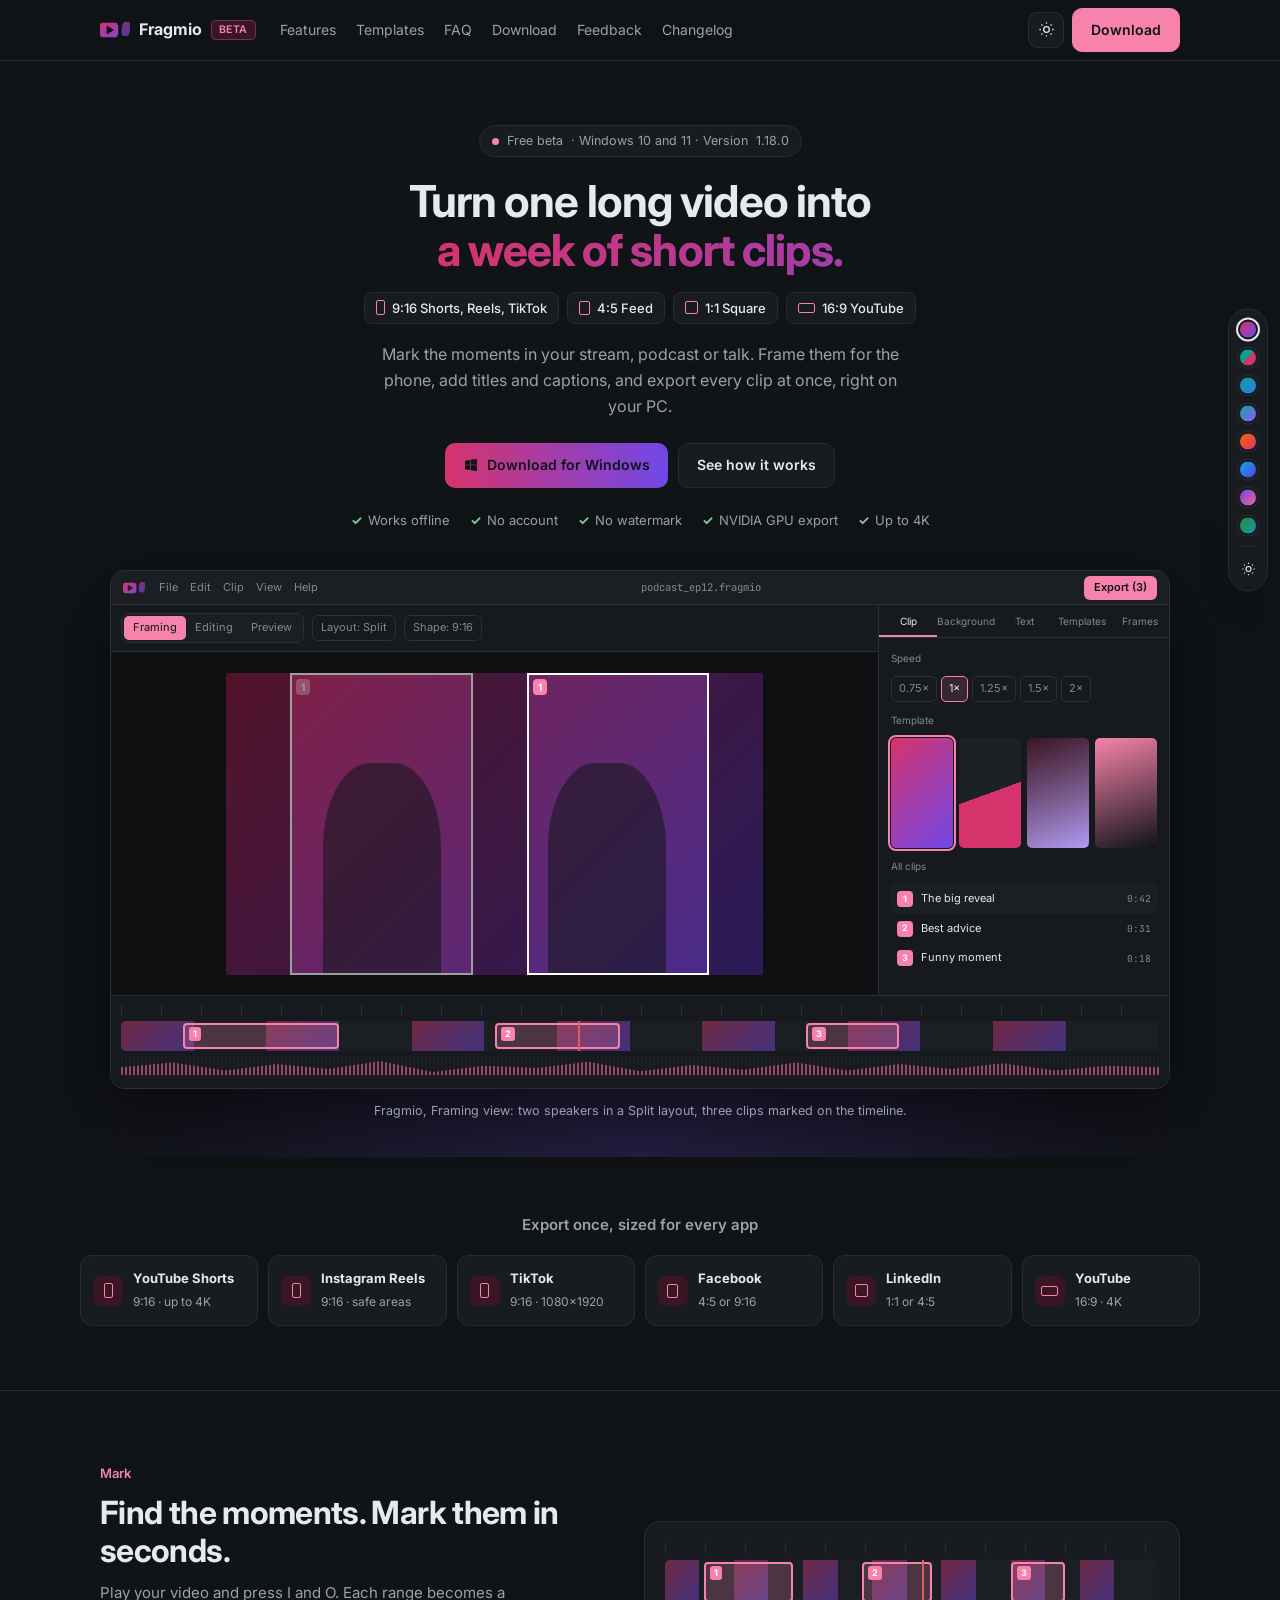
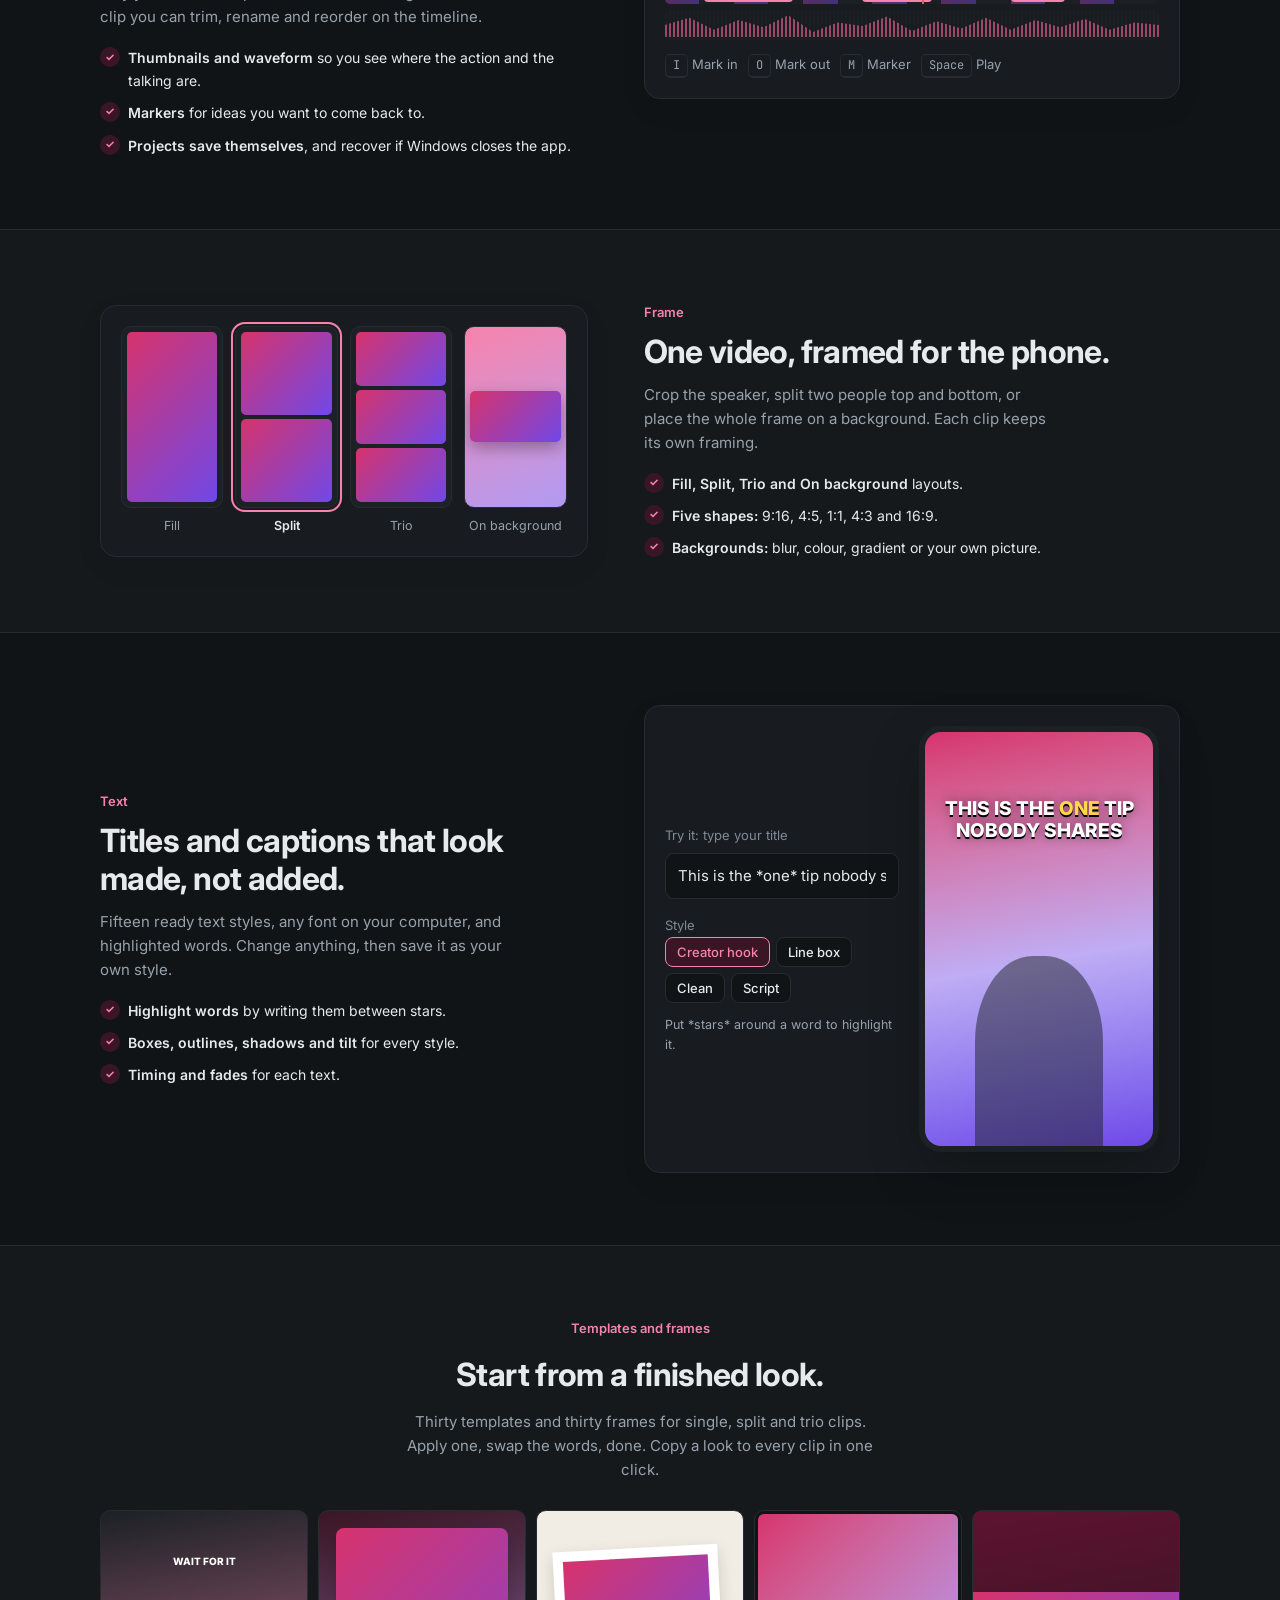
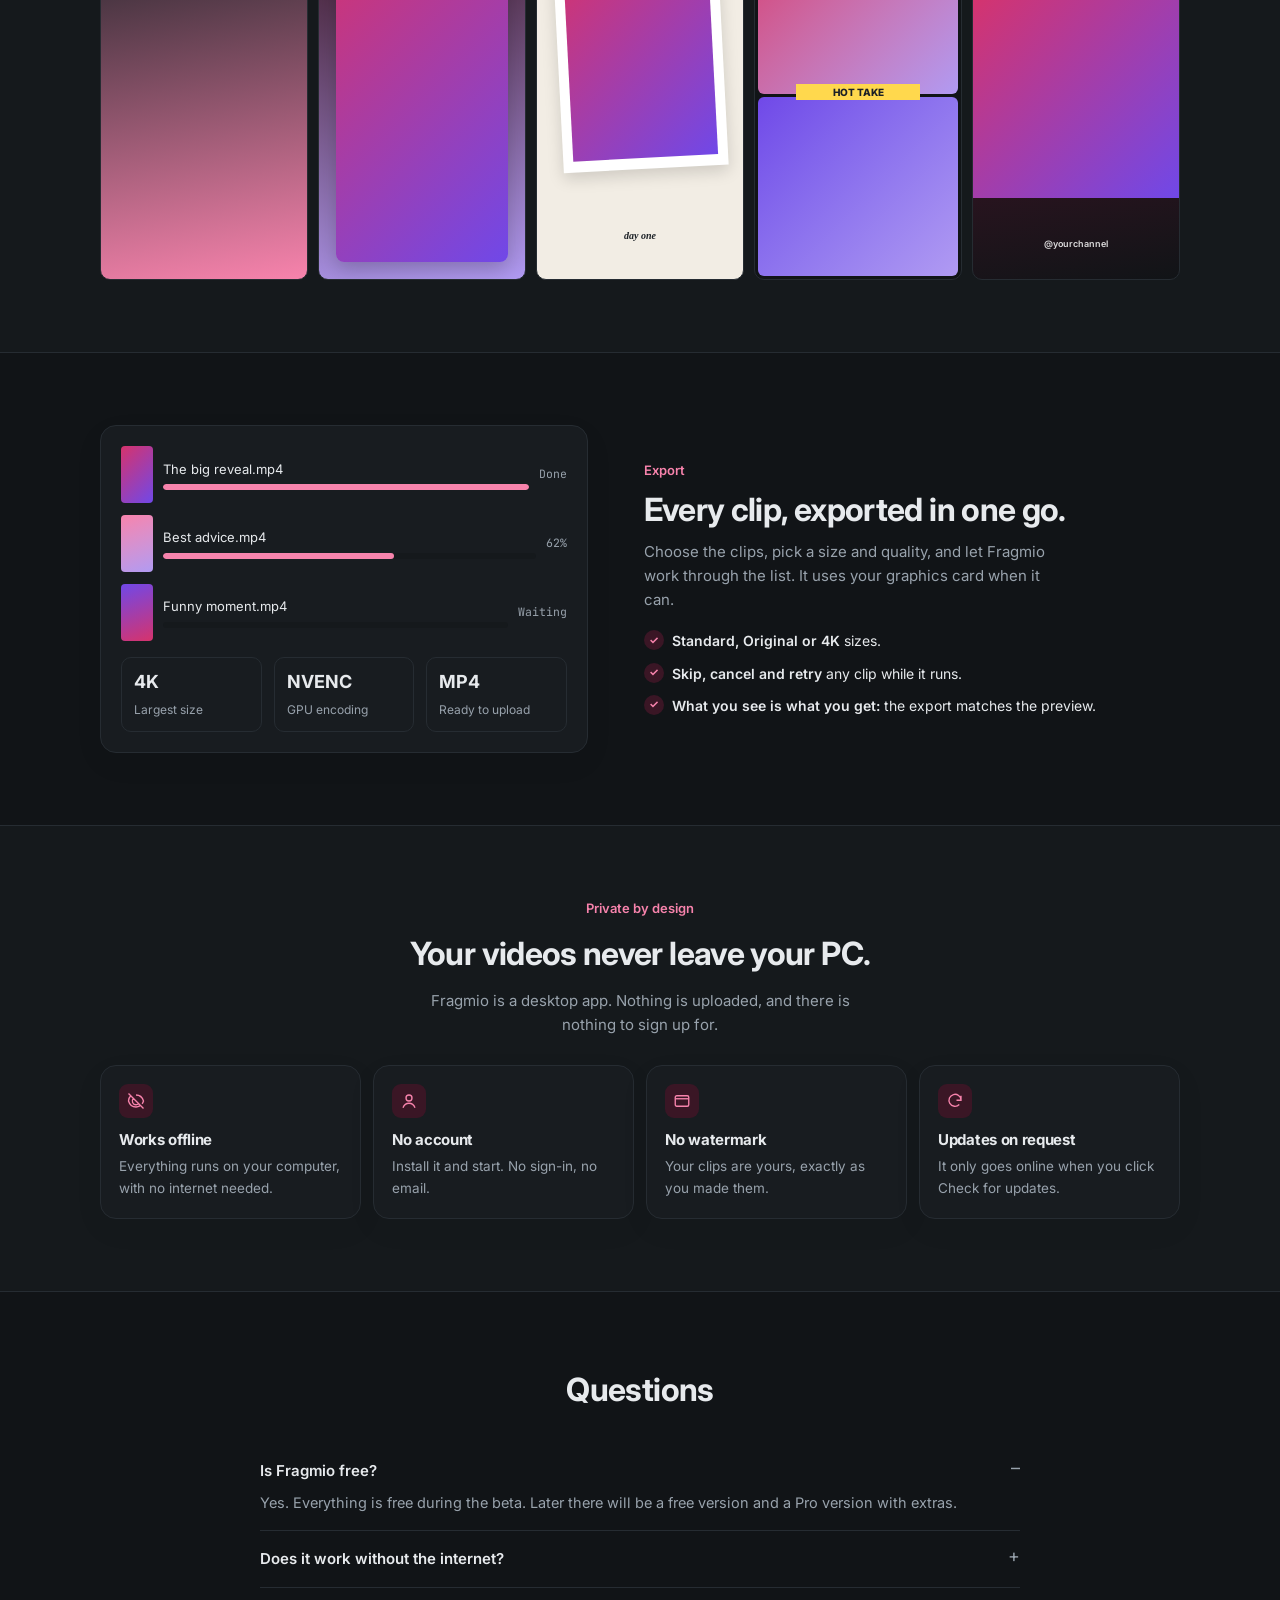
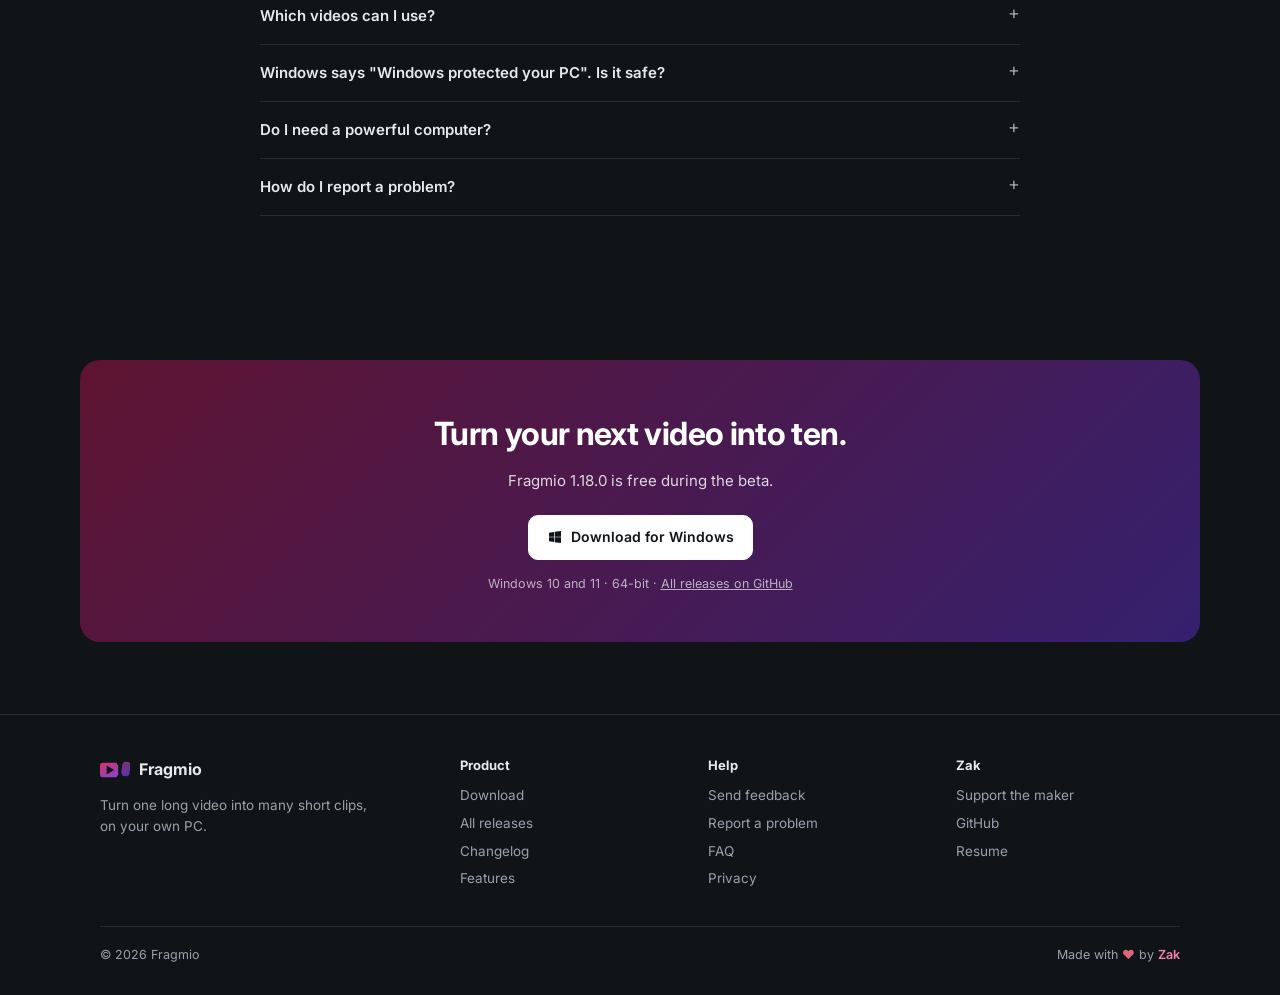
<file: index.html>
<!doctype html>
<html lang="en">
<head>
<meta charset="utf-8">
<meta name="viewport" content="width=device-width, initial-scale=1">
<title>Fragmio: turn one long video into many short clips</title>
<meta name="description" content="Free offline Windows app. Cut one long video into Shorts, Reels and TikTok clips, add text and frames, and export them all at once.">
<meta property="og:title" content="Fragmio: turn one long video into many short clips">
<meta property="og:description" content="Free offline Windows app. Cut one long video into Shorts, Reels and TikTok clips, add text and frames, and export them all at once.">
<link rel="icon" href="/favicon.svg" type="image/svg+xml">
<link rel="apple-touch-icon" href="/apple-touch-icon.png">
<link rel="preconnect" href="https://fonts.googleapis.com"><link rel="preconnect" href="https://fonts.gstatic.com" crossorigin>
<link href="https://fonts.googleapis.com/css2?family=Inter:wght@400;500;600;700&family=JetBrains+Mono:wght@500&display=swap" rel="stylesheet">
<script>(function(){var r=document.documentElement,t,p;try{t=localStorage.getItem('fr-theme');p=localStorage.getItem('fr-palette')}catch(e){}r.dataset.theme=t||'dark';r.dataset.pal=p||'berry'})()</script>
<link rel="stylesheet" href="/styles.css">
</head>
<body>
<header class="nav"><div class="w">
 <a class="logo" href="/"><svg class="lg" width="30" height="30" viewBox="10 22 84 56" aria-hidden="true"><defs><linearGradient id="lg1" x1="0" y1="0" x2="1" y2="1"><stop offset="0" style="stop-color:var(--g1)"/><stop offset="1" style="stop-color:var(--g2)"/></linearGradient><mask id="lm1"><rect width="100" height="100" fill="#fff"/><circle cx="64" cy="30" r="7" fill="#000"/><circle cx="64" cy="70" r="7" fill="#000"/><path d="M30 40V60L47 50Z" fill="#000" stroke="#000" stroke-width="3" stroke-linejoin="round"/></mask><clipPath id="la1"><rect width="61" height="100"/></clipPath><clipPath id="lb1"><rect x="67" width="33" height="100"/></clipPath></defs><g mask="url(#lm1)"><rect x="10" y="30" width="80" height="40" rx="8" fill="url(#lg1)" clip-path="url(#la1)"/></g><g transform="translate(4 -3) rotate(8 78 50)"><g mask="url(#lm1)"><rect x="10" y="30" width="80" height="40" rx="8" fill="url(#lg1)" opacity=".7" clip-path="url(#lb1)"/></g></g></svg>Fragmio <span class="beta" data-channel>BETA</span></a>
 <nav><a href="/#features">Features</a><a href="/#templates">Templates</a><a href="/#faq">FAQ</a><a href="/download">Download</a><a href="/feedback">Feedback</a><a data-releases href="#">Changelog</a></nav>
 <div class="r"><button class="icon-btn" id="theme" aria-label="Switch light or dark"><svg class="i-moon" viewBox="0 0 24 24" fill="none" stroke="currentColor" stroke-width="1.8"><path d="M21 12.8A9 9 0 1 1 11.2 3a7 7 0 0 0 9.8 9.8z"/></svg><svg class="i-sun" viewBox="0 0 24 24" fill="none" stroke="currentColor" stroke-width="1.8"><circle cx="12" cy="12" r="4"/><path d="M12 2v2M12 20v2M4.9 4.9l1.4 1.4M17.7 17.7l1.4 1.4M2 12h2M20 12h2M4.9 19.1l1.4-1.4M17.7 6.3l1.4-1.4"/></svg></button><a class="btn" href="/download">Download</a><button class="icon-btn menu-btn" id="menuBtn" aria-label="Open menu" aria-expanded="false" aria-controls="mnav"><svg viewBox="0 0 24 24" fill="none" stroke="currentColor" stroke-width="1.8" stroke-linecap="round"><path class="l1" d="M4 7h16"/><path class="l2" d="M4 12h16"/><path class="l3" d="M4 17h16"/></svg></button></div>
</div><nav class="mnav" id="mnav" hidden><a href="/#features">Features</a><a href="/#templates">Templates</a><a href="/#faq">FAQ</a><a href="/download">Download</a><a href="/feedback">Feedback</a><a data-releases href="#">Changelog</a><a class="btn" href="/download">Download for Windows</a></nav></header>
<main>
<section class="hero w"><div class="glow"></div>
 <span class="pill"><i></i><span data-channel-label>Free beta</span> · Windows 10 and 11 · Version <span data-version>1.16.3</span></span>
 <h1>Turn one long video into <span><span class="rot" id="rot">a week of short clips.</span></span></h1>
 <div class="ratios"><span><b style="width:9px;height:15px"></b>9:16 Shorts, Reels, TikTok</span><span><b style="width:11px;height:14px"></b>4:5 Feed</span><span><b style="width:13px;height:13px"></b>1:1 Square</span><span><b style="width:17px;height:10px"></b>16:9 YouTube</span></div>
 <p class="sub">Mark the moments in your stream, podcast or talk. Frame them for the phone, add titles and captions, and export every clip at once, right on your PC.</p>
 <div class="cta"><a class="btn" data-download href="/download"><svg viewBox="0 0 24 24" fill="currentColor"><path d="M3 5.5l7.5-1v7H3zm0 13l7.5 1v-7H3zm8.5 1.2L21 21v-8.5h-9.5zm0-15.4v7.2H21V3z"/></svg>Download for Windows</a><a class="btn ghost" href="#features">See how it works</a></div>
 <div class="trust"><span>Works offline</span><span>No account</span><span>No watermark</span><span>NVIDIA GPU export</span><span>Up to 4K</span></div>

 <div class="shot"><div class="win">
  <div class="tb"><svg class="lg" width="30" height="30" viewBox="10 22 84 56" aria-hidden="true"><defs><linearGradient id="lg2" x1="0" y1="0" x2="1" y2="1"><stop offset="0" style="stop-color:var(--g1)"/><stop offset="1" style="stop-color:var(--g2)"/></linearGradient><mask id="lm2"><rect width="100" height="100" fill="#fff"/><circle cx="64" cy="30" r="7" fill="#000"/><circle cx="64" cy="70" r="7" fill="#000"/><path d="M30 40V60L47 50Z" fill="#000" stroke="#000" stroke-width="3" stroke-linejoin="round"/></mask><clipPath id="la2"><rect width="61" height="100"/></clipPath><clipPath id="lb2"><rect x="67" width="33" height="100"/></clipPath></defs><g mask="url(#lm2)"><rect x="10" y="30" width="80" height="40" rx="8" fill="url(#lg2)" clip-path="url(#la2)"/></g><g transform="translate(4 -3) rotate(8 78 50)"><g mask="url(#lm2)"><rect x="10" y="30" width="80" height="40" rx="8" fill="url(#lg2)" opacity=".7" clip-path="url(#lb2)"/></g></g></svg><div class="m"><span>File</span><span>Edit</span><span>Clip</span><span>View</span><span>Help</span></div><span class="t">podcast_ep12.fragmio</span><div class="x"><span class="exp">Export (3)</span></div></div>
  <div class="body">
   <div class="stagewrap">
    <div class="sbar"><div class="seg"><span class="on">Framing</span><span>Editing</span><span>Preview</span></div><span class="sel">Layout: Split</span><span class="sel">Shape: 9:16</span></div>
    <div class="stage"><div class="vid"><div class="p1"></div><div class="p2"></div><div class="box" style="left:12%;width:34%"></div><div class="box" style="left:56%;width:34%"></div></div></div>
   </div>
   <div class="side"><div class="tabs"><span class="on">Clip</span><span>Background</span><span>Text</span><span>Templates</span><span>Frames</span></div>
    <div class="ins"><span class="lab">Speed</span><div class="chips"><span>0.75×</span><span class="on">1×</span><span>1.25×</span><span>1.5×</span><span>2×</span></div>
     <span class="lab">Template</span><div class="thumbs"><i></i><i></i><i></i><i></i></div>
     <span class="lab">All clips</span><div class="list"><div class="it on"><span class="n">1</span>The big reveal<small>0:42</small></div><div class="it"><span class="n">2</span>Best advice<small>0:31</small></div><div class="it"><span class="n">3</span>Funny moment<small>0:18</small></div></div></div></div>
  </div>
  <div class="tl"><div class="ruler"></div><div class="track"><i style="left:0"></i><i style="left:14%"></i><i style="left:28%"></i><i style="left:42%"></i><i style="left:56%"></i><i style="left:70%"></i><i style="left:84%"></i><div class="clip" style="left:6%;width:15%"><b>1</b></div><div class="clip" style="left:36%;width:12%"><b>2</b></div><div class="clip" style="left:66%;width:9%"><b>3</b></div><div class="head"></div></div><div class="wave"></div></div>
 </div><p class="cap">Fragmio, Framing view: two speakers in a Split layout, three clips marked on the timeline.</p></div>
</section>

<section class="reveal plat w"><h2>Export once, sized for every app</h2><div class="pgrid">
 <div class="pc"><span class="r"><b style="width:9px;height:15px"></b></span><div><strong>YouTube Shorts</strong><small>9:16 · up to 4K</small></div></div>
 <div class="pc"><span class="r"><b style="width:9px;height:15px"></b></span><div><strong>Instagram Reels</strong><small>9:16 · safe areas</small></div></div>
 <div class="pc"><span class="r"><b style="width:9px;height:15px"></b></span><div><strong>TikTok</strong><small>9:16 · 1080×1920</small></div></div>
 <div class="pc"><span class="r"><b style="width:11px;height:14px"></b></span><div><strong>Facebook</strong><small>4:5 or 9:16</small></div></div>
 <div class="pc"><span class="r"><b style="width:13px;height:13px"></b></span><div><strong>LinkedIn</strong><small>1:1 or 4:5</small></div></div>
 <div class="pc"><span class="r"><b style="width:17px;height:10px"></b></span><div><strong>YouTube</strong><small>16:9 · 4K</small></div></div>
</div></section>

<section class="reveal feat" id="features" style="margin-top:56px"><div class="w fg">
 <div class="tx"><span class="eyebrow">Mark</span><h2>Find the moments. Mark them in seconds.</h2><p>Play your video and press I and O. Each range becomes a clip you can trim, rename and reorder on the timeline.</p>
  <ul class="points"><li><span><b>Thumbnails and waveform</b> so you see where the action and the talking are.</span></li><li><span><b>Markers</b> for ideas you want to come back to.</span></li><li><span><b>Projects save themselves</b>, and recover if Windows closes the app.</span></li></ul></div>
 <div class="panel markp"><div class="ruler"></div><div class="track" style="margin:6px 0"><i style="left:0"></i><i style="left:14%"></i><i style="left:28%"></i><i style="left:42%"></i><i style="left:56%"></i><i style="left:70%"></i><i style="left:84%"></i><div class="clip" style="left:8%;width:18%"><b>1</b></div><div class="clip" style="left:40%;width:14%"><b>2</b></div><div class="clip" style="left:70%;width:11%"><b>3</b></div><div class="head" style="left:52%"></div></div><div class="wave"></div>
  <div class="keys"><span><span class="kbd">I</span> Mark in</span><span><span class="kbd">O</span> Mark out</span><span><span class="kbd">M</span> Marker</span><span><span class="kbd">Space</span> Play</span></div></div>
</div></section>

<section class="reveal feat alt"><div class="w fg rev">
 <div class="tx"><span class="eyebrow">Frame</span><h2>One video, framed for the phone.</h2><p>Crop the speaker, split two people top and bottom, or place the whole frame on a background. Each clip keeps its own framing.</p>
  <ul class="points"><li><span><b>Fill, Split, Trio and On background</b> layouts.</span></li><li><span><b>Five shapes:</b> 9:16, 4:5, 1:1, 4:3 and 16:9.</span></li><li><span><b>Backgrounds:</b> blur, colour, gradient or your own picture.</span></li></ul></div>
 <div class="panel"><div class="lays">
  <div class="lay"><div class="ph" style="grid-template-rows:1fr"><i></i></div>Fill</div>
  <div class="lay on"><div class="ph" style="grid-template-rows:1fr 1fr"><i></i><i></i></div>Split</div>
  <div class="lay"><div class="ph" style="grid-template-rows:1fr 1fr 1fr"><i></i><i></i><i></i></div>Trio</div>
  <div class="lay"><div class="ph bg"><i></i></div>On background</div></div></div>
</div></section>

<section class="reveal feat" id="text"><div class="w fg">
 <div class="tx"><span class="eyebrow">Text</span><h2>Titles and captions that look made, not added.</h2><p>Fifteen ready text styles, any font on your computer, and highlighted words. Change anything, then save it as your own style.</p>
  <ul class="points"><li><span><b>Highlight words</b> by writing them between stars.</span></li><li><span><b>Boxes, outlines, shadows and tilt</b> for every style.</span></li><li><span><b>Timing and fades</b> for each text.</span></li></ul></div>
 <div class="panel demo"><div class="ctl"><span class="lab muted" style="font-size:13px">Try it: type your title</span><input id="capIn" value="This is the *one* tip nobody shares" maxlength="60"><span class="lab muted" style="font-size:13px">Style</span><div class="styles" id="styles"><button class="on" data-s="hook">Creator hook</button><button data-s="box">Line box</button><button data-s="clean">Clean</button><button data-s="script">Script</button></div><p class="hint">Put *stars* around a word to highlight it.</p></div>
  <div class="phone"><div class="ppl"></div><div class="cap-out hook" id="capOut"></div></div></div>
</div></section>

<section class="reveal feat alt" id="templates"><div class="w">
 <div class="center"><span class="eyebrow">Templates and frames</span><h2>Start from a finished look.</h2><p>Thirty templates and thirty frames for single, split and trio clips. Apply one, swap the words, done. Copy a look to every clip in one click.</p></div>
 <div class="tpls" style="margin-top:28px">
  <div class="tp" style="background:linear-gradient(170deg,#1C2126,var(--a))"><span style="top:12%">WAIT FOR IT</span></div>
  <div class="tp" style="background:linear-gradient(170deg,var(--asoft),color-mix(in srgb,var(--g2) 55%,#fff));padding:8%"><div style="height:100%;border-radius:8px;background:linear-gradient(135deg,var(--g1),var(--g2));box-shadow:0 8px 20px rgba(0,0,0,.2)"></div></div>
  <div class="tp" style="background:#F2EDE4"><div style="position:absolute;inset:10% 10% 30%;background:#fff;padding:5%;transform:rotate(-3deg);box-shadow:0 6px 16px rgba(0,0,0,.15)"><div style="height:100%;background:linear-gradient(135deg,var(--g1),var(--g2))"></div></div><span style="bottom:10%;color:#1C2126;font-family:Georgia,serif;font-style:italic;font-weight:600">day one</span></div>
  <div class="tp" style="background:#111417;display:grid;grid-template-rows:1fr 1fr;gap:3px;padding:3px"><i style="border-radius:6px;background:linear-gradient(135deg,var(--g1),color-mix(in srgb,var(--g2) 55%,#fff))"></i><i style="border-radius:6px;background:linear-gradient(135deg,var(--g2),color-mix(in srgb,var(--g2) 55%,#fff))"></i><span style="top:47%;background:#FFD84D;color:#1C2126;width:auto;left:20%;right:20%;padding:2px">HOT TAKE</span></div>
  <div class="tp" style="background:linear-gradient(170deg,var(--fb1),#111417)"><div style="position:absolute;inset:22% 0;background:linear-gradient(135deg,var(--g1),var(--g2))"></div><span style="bottom:8%;font-size:9px;font-weight:600;opacity:.85">@yourchannel</span></div>
 </div></div></section>

<section class="reveal feat"><div class="w fg rev">
 <div class="tx"><span class="eyebrow">Export</span><h2>Every clip, exported in one go.</h2><p>Choose the clips, pick a size and quality, and let Fragmio work through the list. It uses your graphics card when it can.</p>
  <ul class="points"><li><span><b>Standard, Original or 4K</b> sizes.</span></li><li><span><b>Skip, cancel and retry</b> any clip while it runs.</span></li><li><span><b>What you see is what you get:</b> the export matches the preview.</span></li></ul></div>
 <div class="panel"><div class="exp-rows" id="exprows">
  <div class="er"><span class="th"></span><div>The big reveal.mp4<div class="bar"><b style="width:100%"></b></div></div><small>Done</small></div>
  <div class="er"><span class="th" style="background:linear-gradient(160deg,var(--a),color-mix(in srgb,var(--g2) 55%,#fff))"></span><div>Best advice.mp4<div class="bar"><b style="width:62%"></b></div></div><small>62%</small></div>
  <div class="er"><span class="th" style="background:linear-gradient(160deg,var(--g2),var(--g1))"></span><div>Funny moment.mp4<div class="bar"><b style="width:0"></b></div></div><small>Waiting</small></div></div>
  <div class="stats"><div><b>4K</b><span>Largest size</span></div><div><b>NVENC</b><span>GPU encoding</span></div><div><b>MP4</b><span>Ready to upload</span></div></div></div>
</div></section>

<section class="reveal feat alt" id="privacy"><div class="w"><div class="center"><span class="eyebrow">Private by design</span><h2>Your videos never leave your PC.</h2><p>Fragmio is a desktop app. Nothing is uploaded, and there is nothing to sign up for.</p></div>
 <div class="priv">
  <div class="panel"><span class="ic"><svg viewBox="0 0 24 24" fill="none" stroke="currentColor" stroke-width="1.8"><path d="M2 2l20 20M8.5 8.5A5 5 0 0 0 12 17a5 5 0 0 0 3.5-1.5M5 5C3.5 6.3 2.4 8 2 12c1.5 5 5.5 8 10 8 1.9 0 3.7-.5 5.2-1.4M12 4c4.5 0 8.5 3 10 8-.4 1.4-1 2.6-1.8 3.7"/></svg></span><h3>Works offline</h3><p>Everything runs on your computer, with no internet needed.</p></div>
  <div class="panel"><span class="ic"><svg viewBox="0 0 24 24" fill="none" stroke="currentColor" stroke-width="1.8"><circle cx="12" cy="8" r="4"/><path d="M4 21c1.5-4 4.5-6 8-6s6.5 2 8 6"/></svg></span><h3>No account</h3><p>Install it and start. No sign-in, no email.</p></div>
  <div class="panel"><span class="ic"><svg viewBox="0 0 24 24" fill="none" stroke="currentColor" stroke-width="1.8"><rect x="3" y="5" width="18" height="14" rx="2"/><path d="M3 9h18"/></svg></span><h3>No watermark</h3><p>Your clips are yours, exactly as you made them.</p></div>
  <div class="panel"><span class="ic"><svg viewBox="0 0 24 24" fill="none" stroke="currentColor" stroke-width="1.8"><path d="M20 11a8 8 0 1 0-2.3 5.7M20 5v6h-6"/></svg></span><h3>Updates on request</h3><p>It only goes online when you click Check for updates.</p></div>
 </div></div></section>

<section class="reveal feat" id="faq"><div class="w"><div class="center"><h2>Questions</h2></div><div class="faq">
 <details open><summary>Is Fragmio free?</summary><p>Yes. Everything is free during the beta. Later there will be a free version and a Pro version with extras.</p></details>
 <details><summary>Does it work without the internet?</summary><p>Yes. Fragmio only connects when you click Help → Check for updates, and then it only reads a small version file.</p></details>
 <details><summary>Which videos can I use?</summary><p>MP4 videos from your camera, phone, screen recorder or streaming software, up to 4K.</p></details>
 <details><summary>Windows says "Windows protected your PC". Is it safe?</summary><p>That message appears for new apps that haven't built a reputation yet. Click More info → Run anyway. It will go away as more people use Fragmio.</p></details>
 <details><summary>Do I need a powerful computer?</summary><p>Windows 10 or 11 (64-bit) and 8 GB of memory. An NVIDIA graphics card makes exports faster but isn't required.</p></details>
 <details><summary>How do I report a problem?</summary><p>In the app, choose Help → Report a problem. The form opens in your browser with your version filled in.</p></details>
</div></div></section>

<section class="reveal final w" id="download"><div class="fbox"><h2>Turn your next video into ten.</h2><p>Fragmio <span data-version>1.16.3</span> is free<span data-prerelease-only> during the beta</span>.</p><a class="btn" data-download href="/download"><svg viewBox="0 0 24 24" fill="currentColor"><path d="M3 5.5l7.5-1v7H3zm0 13l7.5 1v-7H3zm8.5 1.2L21 21v-8.5h-9.5zm0-15.4v7.2H21V3z"/></svg>Download for Windows</a><small>Windows 10 and 11 · 64-bit · <a data-releases href="#" style="text-decoration:underline">All releases on GitHub</a></small></div></section>


</main>
<footer><div class="w"><div class="fcols">
 <div><a class="logo" href="/" style="margin:0 0 10px"><svg class="lg" width="30" height="30" viewBox="10 22 84 56" aria-hidden="true"><defs><linearGradient id="lg3" x1="0" y1="0" x2="1" y2="1"><stop offset="0" style="stop-color:var(--g1)"/><stop offset="1" style="stop-color:var(--g2)"/></linearGradient><mask id="lm3"><rect width="100" height="100" fill="#fff"/><circle cx="64" cy="30" r="7" fill="#000"/><circle cx="64" cy="70" r="7" fill="#000"/><path d="M30 40V60L47 50Z" fill="#000" stroke="#000" stroke-width="3" stroke-linejoin="round"/></mask><clipPath id="la3"><rect width="61" height="100"/></clipPath><clipPath id="lb3"><rect x="67" width="33" height="100"/></clipPath></defs><g mask="url(#lm3)"><rect x="10" y="30" width="80" height="40" rx="8" fill="url(#lg3)" clip-path="url(#la3)"/></g><g transform="translate(4 -3) rotate(8 78 50)"><g mask="url(#lm3)"><rect x="10" y="30" width="80" height="40" rx="8" fill="url(#lg3)" opacity=".7" clip-path="url(#lb3)"/></g></g></svg>Fragmio</a><p class="muted" style="font-size:13.5px;max-width:30ch">Turn one long video into many short clips, on your own PC.</p></div>
 <div><h4>Product</h4><a href="/download">Download</a><a data-releases href="#">All releases</a><a data-releases href="#">Changelog</a><a href="/#features">Features</a></div>
 <div><h4>Help</h4><a href="/feedback">Send feedback</a><a href="/feedback?type=problem">Report a problem</a><a href="/#faq">FAQ</a><a href="/#privacy">Privacy</a></div>
 <div><h4>Zak</h4><a href="/support">Support the maker</a><a href="https://github.com/zeeshan-ahmad-khan" target="_blank" rel="noopener">GitHub</a><a href="https://zeeshan-ahmad-khan.netlify.app/" target="_blank" rel="noopener">Resume</a></div></div>
 <div class="fb"><span>© <span data-year>2026</span> Fragmio</span><span>Made with <span class="heart">♥</span> by <a href="/support">Zak</a></span></div></div></footer>
<div class="picker" id="picker" role="group" aria-label="Website colours"><button data-p="berry" data-name="Berry" aria-label="Berry" style="background:linear-gradient(135deg,#D6336C,#7048E8)"></button><button data-p="duo" data-name="Duo: teal light, berry dark" aria-label="Duo: teal light, berry dark" style="background:linear-gradient(135deg,#0E9F8E 50%,#D6336C 50%)"></button><button data-p="teal" data-name="Teal" aria-label="Teal" style="background:linear-gradient(135deg,#0E9F8E,#2E7BF2)"></button><button data-p="aurora" data-name="Aurora" aria-label="Aurora" style="background:linear-gradient(135deg,#0EA5A4,#8B5CF6)"></button><button data-p="sunset" data-name="Sunset" aria-label="Sunset" style="background:linear-gradient(135deg,#F76707,#D6336C)"></button><button data-p="ocean" data-name="Ocean" aria-label="Ocean" style="background:linear-gradient(135deg,#0EA5E9,#4F46E5)"></button><button data-p="grape" data-name="Grape" aria-label="Grape" style="background:linear-gradient(135deg,#7048E8,#F06595)"></button><button data-p="forest" data-name="Forest" aria-label="Forest" style="background:linear-gradient(135deg,#2B8A3E,#1098AD)"></button><hr><button class="mode" id="mode" data-name="Light / dark" aria-label="Switch light or dark"><svg class="i-moon" viewBox="0 0 24 24" fill="none" stroke="currentColor" stroke-width="1.8"><path d="M21 12.8A9 9 0 1 1 11.2 3a7 7 0 0 0 9.8 9.8z"/></svg><svg class="i-sun" viewBox="0 0 24 24" fill="none" stroke="currentColor" stroke-width="1.8"><circle cx="12" cy="12" r="4"/><path d="M12 2v2M12 20v2M4.9 4.9l1.4 1.4M17.7 17.7l1.4 1.4M2 12h2M20 12h2M4.9 19.1l1.4-1.4M17.7 6.3l1.4-1.4"/></svg></button></div>
<script src="/config.js"></script>
<script src="/theme.js"></script>
<script src="/site.js"></script>
<script src="/home.js"></script>
</body>
</html>
</file>
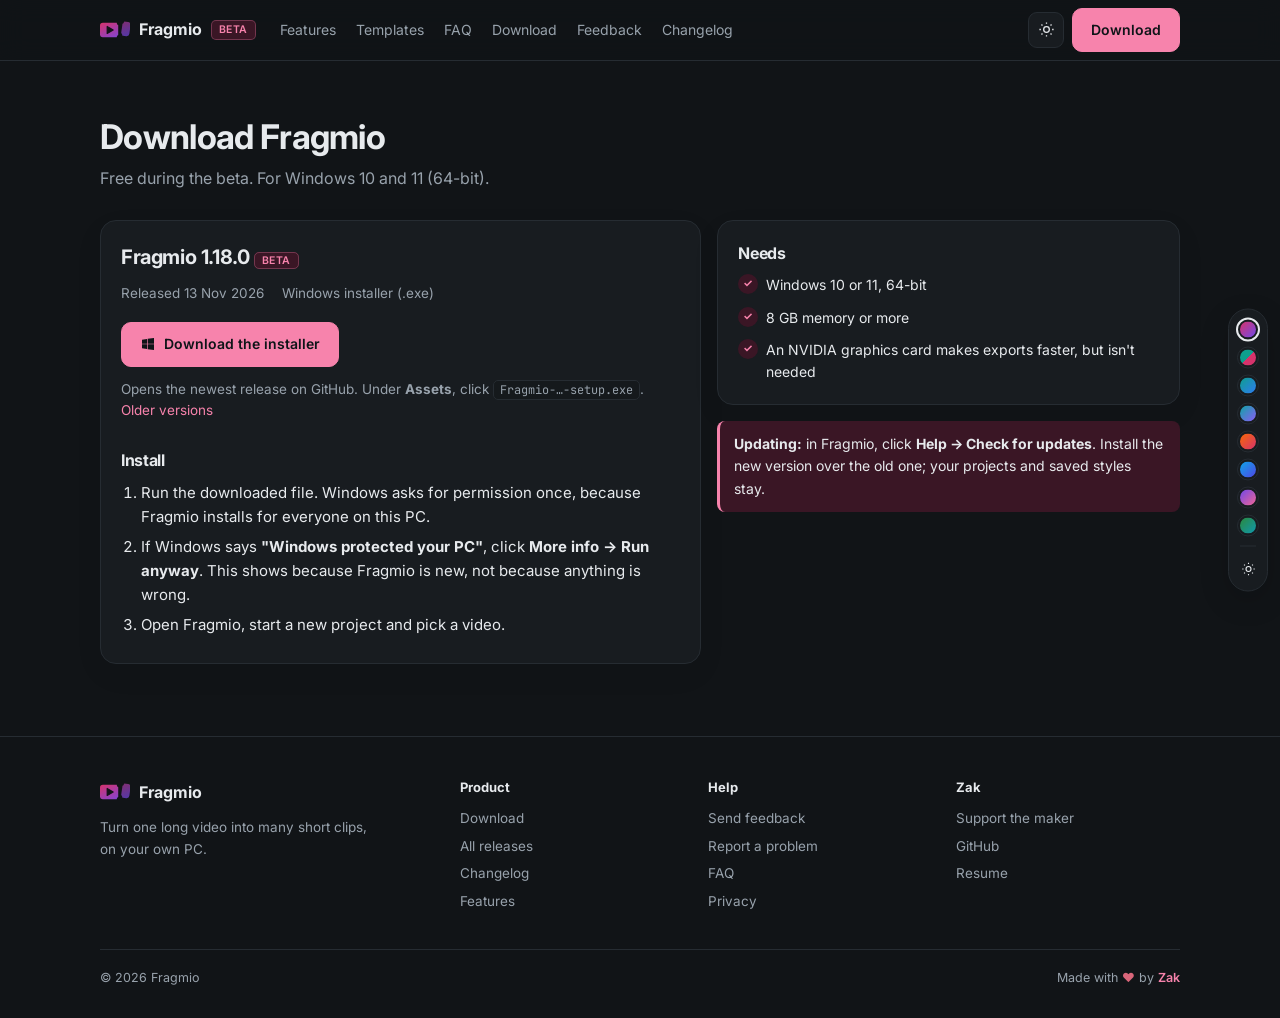
<file: download.html>
<!doctype html>
<html lang="en">
<head>
<meta charset="utf-8">
<meta name="viewport" content="width=device-width, initial-scale=1">
<title>Download Fragmio for Windows</title>
<meta name="description" content="Download Fragmio, the free offline video-to-clips app, for Windows 10 and 11.">
<meta property="og:title" content="Download Fragmio for Windows">
<meta property="og:description" content="Download Fragmio, the free offline video-to-clips app, for Windows 10 and 11.">
<link rel="icon" href="/favicon.svg" type="image/svg+xml">
<link rel="apple-touch-icon" href="/apple-touch-icon.png">
<link rel="preconnect" href="https://fonts.googleapis.com"><link rel="preconnect" href="https://fonts.gstatic.com" crossorigin>
<link href="https://fonts.googleapis.com/css2?family=Inter:wght@400;500;600;700&family=JetBrains+Mono:wght@500&display=swap" rel="stylesheet">
<script>(function(){var r=document.documentElement,t,p;try{t=localStorage.getItem('fr-theme');p=localStorage.getItem('fr-palette')}catch(e){}r.dataset.theme=t||'dark';r.dataset.pal=p||'berry'})()</script>
<link rel="stylesheet" href="/styles.css">
</head>
<body>
<header class="nav"><div class="w">
 <a class="logo" href="/"><svg class="lg" width="30" height="30" viewBox="10 22 84 56" aria-hidden="true"><defs><linearGradient id="lg1" x1="0" y1="0" x2="1" y2="1"><stop offset="0" style="stop-color:var(--g1)"/><stop offset="1" style="stop-color:var(--g2)"/></linearGradient><mask id="lm1"><rect width="100" height="100" fill="#fff"/><circle cx="64" cy="30" r="7" fill="#000"/><circle cx="64" cy="70" r="7" fill="#000"/><path d="M30 40V60L47 50Z" fill="#000" stroke="#000" stroke-width="3" stroke-linejoin="round"/></mask><clipPath id="la1"><rect width="61" height="100"/></clipPath><clipPath id="lb1"><rect x="67" width="33" height="100"/></clipPath></defs><g mask="url(#lm1)"><rect x="10" y="30" width="80" height="40" rx="8" fill="url(#lg1)" clip-path="url(#la1)"/></g><g transform="translate(4 -3) rotate(8 78 50)"><g mask="url(#lm1)"><rect x="10" y="30" width="80" height="40" rx="8" fill="url(#lg1)" opacity=".7" clip-path="url(#lb1)"/></g></g></svg>Fragmio <span class="beta" data-channel>BETA</span></a>
 <nav><a href="/#features">Features</a><a href="/#templates">Templates</a><a href="/#faq">FAQ</a><a href="/download">Download</a><a href="/feedback">Feedback</a><a data-releases href="#">Changelog</a></nav>
 <div class="r"><button class="icon-btn" id="theme" aria-label="Switch light or dark"><svg class="i-moon" viewBox="0 0 24 24" fill="none" stroke="currentColor" stroke-width="1.8"><path d="M21 12.8A9 9 0 1 1 11.2 3a7 7 0 0 0 9.8 9.8z"/></svg><svg class="i-sun" viewBox="0 0 24 24" fill="none" stroke="currentColor" stroke-width="1.8"><circle cx="12" cy="12" r="4"/><path d="M12 2v2M12 20v2M4.9 4.9l1.4 1.4M17.7 17.7l1.4 1.4M2 12h2M20 12h2M4.9 19.1l1.4-1.4M17.7 6.3l1.4-1.4"/></svg></button><a class="btn" href="/download">Download</a><button class="icon-btn menu-btn" id="menuBtn" aria-label="Open menu" aria-expanded="false" aria-controls="mnav"><svg viewBox="0 0 24 24" fill="none" stroke="currentColor" stroke-width="1.8" stroke-linecap="round"><path class="l1" d="M4 7h16"/><path class="l2" d="M4 12h16"/><path class="l3" d="M4 17h16"/></svg></button></div>
</div><nav class="mnav" id="mnav" hidden><a href="/#features">Features</a><a href="/#templates">Templates</a><a href="/#faq">FAQ</a><a href="/download">Download</a><a href="/feedback">Feedback</a><a data-releases href="#">Changelog</a><a class="btn" href="/download">Download for Windows</a></nav></header>
<main>
<section class="page w">
 <h1>Download Fragmio</h1><p class="lead">Free<span data-prerelease-only> during the beta</span>. For Windows 10 and 11 (64-bit).</p>
 <div class="two"><div class="panel"><h2 style="font-size:20px">Fragmio <span data-version>1.16.3</span> <span class="beta" data-channel>BETA</span></h2>
  <div class="meta"><span>Released <span data-date>11 Nov 2026</span></span><span>Windows installer (.exe)</span></div>
  <a class="btn" data-download href="#"><svg viewBox="0 0 24 24" fill="currentColor"><path d="M3 5.5l7.5-1v7H3zm0 13l7.5 1v-7H3zm8.5 1.2L21 21v-8.5h-9.5zm0-15.4v7.2H21V3z"/></svg>Download the installer</a>
  <p class="muted" style="font-size:13.5px;margin-top:12px">Opens the newest release on GitHub. Under <b>Assets</b>, click <code>Fragmio-…-setup.exe</code>. <a data-releases href="#" style="color:var(--a)">Older versions</a></p>
  <h3 style="font-size:16px;margin:26px 0 6px">Install</h3><ol class="steps"><li>Run the downloaded file. Windows asks for permission once, because Fragmio installs for everyone on this PC.</li><li>If Windows says <b>"Windows protected your PC"</b>, click <b>More info → Run anyway</b>. This shows because Fragmio is new, not because anything is wrong.</li><li>Open Fragmio, start a new project and pick a video.</li></ol></div>
 <div class="stack"><div class="panel"><h3 style="font-size:16px;margin-bottom:8px">Needs</h3><ul class="points"><li><span>Windows 10 or 11, 64-bit</span></li><li><span>8 GB memory or more</span></li><li><span>An NVIDIA graphics card makes exports faster, but isn't needed</span></li></ul></div>
  <div class="note"><b>Updating:</b> in Fragmio, click <b>Help → Check for updates</b>. Install the new version over the old one; your projects and saved styles stay.</div></div></div>
</section>
</main>
<footer><div class="w"><div class="fcols">
 <div><a class="logo" href="/" style="margin:0 0 10px"><svg class="lg" width="30" height="30" viewBox="10 22 84 56" aria-hidden="true"><defs><linearGradient id="lg3" x1="0" y1="0" x2="1" y2="1"><stop offset="0" style="stop-color:var(--g1)"/><stop offset="1" style="stop-color:var(--g2)"/></linearGradient><mask id="lm3"><rect width="100" height="100" fill="#fff"/><circle cx="64" cy="30" r="7" fill="#000"/><circle cx="64" cy="70" r="7" fill="#000"/><path d="M30 40V60L47 50Z" fill="#000" stroke="#000" stroke-width="3" stroke-linejoin="round"/></mask><clipPath id="la3"><rect width="61" height="100"/></clipPath><clipPath id="lb3"><rect x="67" width="33" height="100"/></clipPath></defs><g mask="url(#lm3)"><rect x="10" y="30" width="80" height="40" rx="8" fill="url(#lg3)" clip-path="url(#la3)"/></g><g transform="translate(4 -3) rotate(8 78 50)"><g mask="url(#lm3)"><rect x="10" y="30" width="80" height="40" rx="8" fill="url(#lg3)" opacity=".7" clip-path="url(#lb3)"/></g></g></svg>Fragmio</a><p class="muted" style="font-size:13.5px;max-width:30ch">Turn one long video into many short clips, on your own PC.</p></div>
 <div><h4>Product</h4><a href="/download">Download</a><a data-releases href="#">All releases</a><a data-releases href="#">Changelog</a><a href="/#features">Features</a></div>
 <div><h4>Help</h4><a href="/feedback">Send feedback</a><a href="/feedback?type=problem">Report a problem</a><a href="/#faq">FAQ</a><a href="/#privacy">Privacy</a></div>
 <div><h4>Zak</h4><a href="/support">Support the maker</a><a href="https://github.com/zeeshan-ahmad-khan" target="_blank" rel="noopener">GitHub</a><a href="https://zeeshan-ahmad-khan.netlify.app/" target="_blank" rel="noopener">Resume</a></div></div>
 <div class="fb"><span>© <span data-year>2026</span> Fragmio</span><span>Made with <span class="heart">♥</span> by <a href="/support">Zak</a></span></div></div></footer>
<div class="picker" id="picker" role="group" aria-label="Website colours"><button data-p="berry" data-name="Berry" aria-label="Berry" style="background:linear-gradient(135deg,#D6336C,#7048E8)"></button><button data-p="duo" data-name="Duo: teal light, berry dark" aria-label="Duo: teal light, berry dark" style="background:linear-gradient(135deg,#0E9F8E 50%,#D6336C 50%)"></button><button data-p="teal" data-name="Teal" aria-label="Teal" style="background:linear-gradient(135deg,#0E9F8E,#2E7BF2)"></button><button data-p="aurora" data-name="Aurora" aria-label="Aurora" style="background:linear-gradient(135deg,#0EA5A4,#8B5CF6)"></button><button data-p="sunset" data-name="Sunset" aria-label="Sunset" style="background:linear-gradient(135deg,#F76707,#D6336C)"></button><button data-p="ocean" data-name="Ocean" aria-label="Ocean" style="background:linear-gradient(135deg,#0EA5E9,#4F46E5)"></button><button data-p="grape" data-name="Grape" aria-label="Grape" style="background:linear-gradient(135deg,#7048E8,#F06595)"></button><button data-p="forest" data-name="Forest" aria-label="Forest" style="background:linear-gradient(135deg,#2B8A3E,#1098AD)"></button><hr><button class="mode" id="mode" data-name="Light / dark" aria-label="Switch light or dark"><svg class="i-moon" viewBox="0 0 24 24" fill="none" stroke="currentColor" stroke-width="1.8"><path d="M21 12.8A9 9 0 1 1 11.2 3a7 7 0 0 0 9.8 9.8z"/></svg><svg class="i-sun" viewBox="0 0 24 24" fill="none" stroke="currentColor" stroke-width="1.8"><circle cx="12" cy="12" r="4"/><path d="M12 2v2M12 20v2M4.9 4.9l1.4 1.4M17.7 17.7l1.4 1.4M2 12h2M20 12h2M4.9 19.1l1.4-1.4M17.7 6.3l1.4-1.4"/></svg></button></div>
<script src="/config.js"></script>
<script src="/theme.js"></script>
<script src="/site.js"></script>

</body>
</html>
</file>
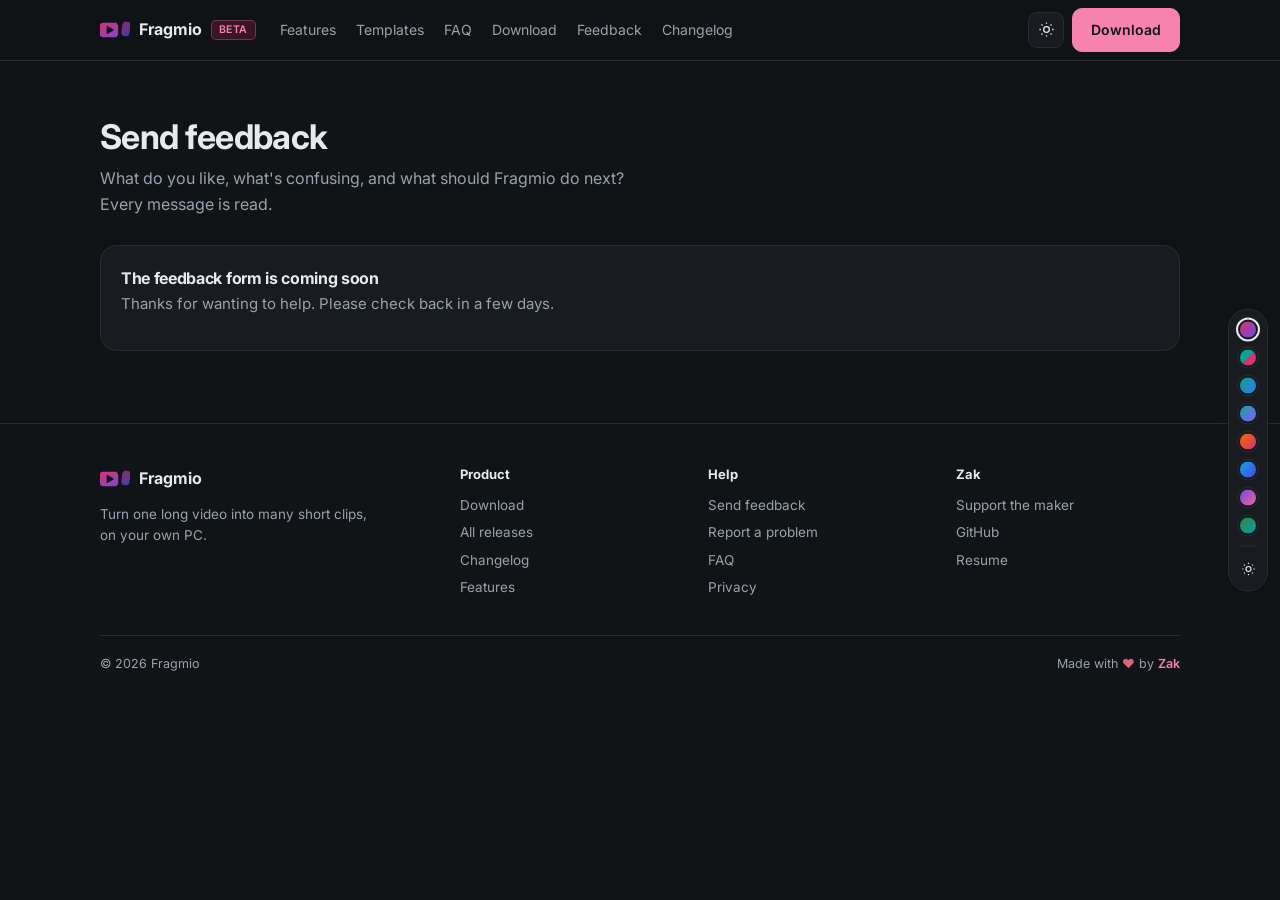
<file: feedback.html>
<!doctype html>
<html lang="en">
<head>
<meta charset="utf-8">
<meta name="viewport" content="width=device-width, initial-scale=1">
<title>Send feedback about Fragmio</title>
<meta name="description" content="Tell us what works, what breaks, and what you want next in Fragmio.">
<meta property="og:title" content="Send feedback about Fragmio">
<meta property="og:description" content="Tell us what works, what breaks, and what you want next in Fragmio.">
<link rel="icon" href="/favicon.svg" type="image/svg+xml">
<link rel="apple-touch-icon" href="/apple-touch-icon.png">
<link rel="preconnect" href="https://fonts.googleapis.com"><link rel="preconnect" href="https://fonts.gstatic.com" crossorigin>
<link href="https://fonts.googleapis.com/css2?family=Inter:wght@400;500;600;700&family=JetBrains+Mono:wght@500&display=swap" rel="stylesheet">
<script>(function(){var r=document.documentElement,t,p;try{t=localStorage.getItem('fr-theme');p=localStorage.getItem('fr-palette')}catch(e){}r.dataset.theme=t||'dark';r.dataset.pal=p||'berry'})()</script>
<link rel="stylesheet" href="/styles.css">
</head>
<body>
<header class="nav"><div class="w">
 <a class="logo" href="/"><svg class="lg" width="30" height="30" viewBox="10 22 84 56" aria-hidden="true"><defs><linearGradient id="lg1" x1="0" y1="0" x2="1" y2="1"><stop offset="0" style="stop-color:var(--g1)"/><stop offset="1" style="stop-color:var(--g2)"/></linearGradient><mask id="lm1"><rect width="100" height="100" fill="#fff"/><circle cx="64" cy="30" r="7" fill="#000"/><circle cx="64" cy="70" r="7" fill="#000"/><path d="M30 40V60L47 50Z" fill="#000" stroke="#000" stroke-width="3" stroke-linejoin="round"/></mask><clipPath id="la1"><rect width="61" height="100"/></clipPath><clipPath id="lb1"><rect x="67" width="33" height="100"/></clipPath></defs><g mask="url(#lm1)"><rect x="10" y="30" width="80" height="40" rx="8" fill="url(#lg1)" clip-path="url(#la1)"/></g><g transform="translate(4 -3) rotate(8 78 50)"><g mask="url(#lm1)"><rect x="10" y="30" width="80" height="40" rx="8" fill="url(#lg1)" opacity=".7" clip-path="url(#lb1)"/></g></g></svg>Fragmio <span class="beta" data-channel>BETA</span></a>
 <nav><a href="/#features">Features</a><a href="/#templates">Templates</a><a href="/#faq">FAQ</a><a href="/download">Download</a><a href="/feedback">Feedback</a><a data-releases href="#">Changelog</a></nav>
 <div class="r"><button class="icon-btn" id="theme" aria-label="Switch light or dark"><svg class="i-moon" viewBox="0 0 24 24" fill="none" stroke="currentColor" stroke-width="1.8"><path d="M21 12.8A9 9 0 1 1 11.2 3a7 7 0 0 0 9.8 9.8z"/></svg><svg class="i-sun" viewBox="0 0 24 24" fill="none" stroke="currentColor" stroke-width="1.8"><circle cx="12" cy="12" r="4"/><path d="M12 2v2M12 20v2M4.9 4.9l1.4 1.4M17.7 17.7l1.4 1.4M2 12h2M20 12h2M4.9 19.1l1.4-1.4M17.7 6.3l1.4-1.4"/></svg></button><a class="btn" href="/download">Download</a><button class="icon-btn menu-btn" id="menuBtn" aria-label="Open menu" aria-expanded="false" aria-controls="mnav"><svg viewBox="0 0 24 24" fill="none" stroke="currentColor" stroke-width="1.8" stroke-linecap="round"><path class="l1" d="M4 7h16"/><path class="l2" d="M4 12h16"/><path class="l3" d="M4 17h16"/></svg></button></div>
</div><nav class="mnav" id="mnav" hidden><a href="/#features">Features</a><a href="/#templates">Templates</a><a href="/#faq">FAQ</a><a href="/download">Download</a><a href="/feedback">Feedback</a><a data-releases href="#">Changelog</a><a class="btn" href="/download">Download for Windows</a></nav></header>
<main>
<section class="page w">
 <h1 id="fb-title">Send feedback</h1><p class="lead" id="fb-lead">What do you like, what's confusing, and what should Fragmio do next? Every message is read.</p>
 <p id="fb-info" class="note hidden" style="margin:-8px 0 20px">Your version: <b><span></span></b>. Please mention it in the form.</p>
 <div class="panel"><iframe id="fb-frame" class="form-frame" title="Feedback form" loading="lazy"></iframe>
  <div id="fb-soon" class="hidden"><h3 style="font-size:16px">The feedback form is coming soon</h3><p class="muted">Thanks for wanting to help. Please check back in a few days.</p></div>
  <p style="margin-top:14px"><a id="fb-open" target="_blank" rel="noopener" href="#" style="color:var(--a)">Open the form in a new tab</a></p></div>
</section>
</main>
<footer><div class="w"><div class="fcols">
 <div><a class="logo" href="/" style="margin:0 0 10px"><svg class="lg" width="30" height="30" viewBox="10 22 84 56" aria-hidden="true"><defs><linearGradient id="lg3" x1="0" y1="0" x2="1" y2="1"><stop offset="0" style="stop-color:var(--g1)"/><stop offset="1" style="stop-color:var(--g2)"/></linearGradient><mask id="lm3"><rect width="100" height="100" fill="#fff"/><circle cx="64" cy="30" r="7" fill="#000"/><circle cx="64" cy="70" r="7" fill="#000"/><path d="M30 40V60L47 50Z" fill="#000" stroke="#000" stroke-width="3" stroke-linejoin="round"/></mask><clipPath id="la3"><rect width="61" height="100"/></clipPath><clipPath id="lb3"><rect x="67" width="33" height="100"/></clipPath></defs><g mask="url(#lm3)"><rect x="10" y="30" width="80" height="40" rx="8" fill="url(#lg3)" clip-path="url(#la3)"/></g><g transform="translate(4 -3) rotate(8 78 50)"><g mask="url(#lm3)"><rect x="10" y="30" width="80" height="40" rx="8" fill="url(#lg3)" opacity=".7" clip-path="url(#lb3)"/></g></g></svg>Fragmio</a><p class="muted" style="font-size:13.5px;max-width:30ch">Turn one long video into many short clips, on your own PC.</p></div>
 <div><h4>Product</h4><a href="/download">Download</a><a data-releases href="#">All releases</a><a data-releases href="#">Changelog</a><a href="/#features">Features</a></div>
 <div><h4>Help</h4><a href="/feedback">Send feedback</a><a href="/feedback?type=problem">Report a problem</a><a href="/#faq">FAQ</a><a href="/#privacy">Privacy</a></div>
 <div><h4>Zak</h4><a href="/support">Support the maker</a><a href="https://github.com/zeeshan-ahmad-khan" target="_blank" rel="noopener">GitHub</a><a href="https://zeeshan-ahmad-khan.netlify.app/" target="_blank" rel="noopener">Resume</a></div></div>
 <div class="fb"><span>© <span data-year>2026</span> Fragmio</span><span>Made with <span class="heart">♥</span> by <a href="/support">Zak</a></span></div></div></footer>
<div class="picker" id="picker" role="group" aria-label="Website colours"><button data-p="berry" data-name="Berry" aria-label="Berry" style="background:linear-gradient(135deg,#D6336C,#7048E8)"></button><button data-p="duo" data-name="Duo: teal light, berry dark" aria-label="Duo: teal light, berry dark" style="background:linear-gradient(135deg,#0E9F8E 50%,#D6336C 50%)"></button><button data-p="teal" data-name="Teal" aria-label="Teal" style="background:linear-gradient(135deg,#0E9F8E,#2E7BF2)"></button><button data-p="aurora" data-name="Aurora" aria-label="Aurora" style="background:linear-gradient(135deg,#0EA5A4,#8B5CF6)"></button><button data-p="sunset" data-name="Sunset" aria-label="Sunset" style="background:linear-gradient(135deg,#F76707,#D6336C)"></button><button data-p="ocean" data-name="Ocean" aria-label="Ocean" style="background:linear-gradient(135deg,#0EA5E9,#4F46E5)"></button><button data-p="grape" data-name="Grape" aria-label="Grape" style="background:linear-gradient(135deg,#7048E8,#F06595)"></button><button data-p="forest" data-name="Forest" aria-label="Forest" style="background:linear-gradient(135deg,#2B8A3E,#1098AD)"></button><hr><button class="mode" id="mode" data-name="Light / dark" aria-label="Switch light or dark"><svg class="i-moon" viewBox="0 0 24 24" fill="none" stroke="currentColor" stroke-width="1.8"><path d="M21 12.8A9 9 0 1 1 11.2 3a7 7 0 0 0 9.8 9.8z"/></svg><svg class="i-sun" viewBox="0 0 24 24" fill="none" stroke="currentColor" stroke-width="1.8"><circle cx="12" cy="12" r="4"/><path d="M12 2v2M12 20v2M4.9 4.9l1.4 1.4M17.7 17.7l1.4 1.4M2 12h2M20 12h2M4.9 19.1l1.4-1.4M17.7 6.3l1.4-1.4"/></svg></button></div>
<script src="/config.js"></script>
<script src="/theme.js"></script>
<script src="/site.js"></script>

</body>
</html>
</file>
<file: styles.css>
:root {
  --bg: #f6f7f8;
  --bg2: #eef0f2;
  --card: #ffffff;
  --text: #1c2126;
  --muted: #5d6670;
  --line: #e1e4e8;
  --a: #0e9f8e;
  --a2: #38c6b3;
  --asoft: #e2f6f3;
  --g1: #0e9f8e;
  --g2: #2e7bf2;
  --fb1: #0b6f66;
  --fb2: #1d5fc4;
  --ok: #3e7a55;
  --ui: #ffffff;
  --ui2: #f3f5f7;
  --uiline: #e3e6ea;
  --uitext: #1c2126;
  --uimuted: #7a838c;
  --stage: #e9ecef;
  --shadow: 0 30px 80px rgba(28, 33, 38, 0.14);
}
:root[data-theme="dark"] {
  --bg: #111417;
  --bg2: #15191c;
  --card: #181c20;
  --text: #e7eaed;
  --muted: #98a2ac;
  --line: #262c32;
  --a: #f783ac;
  --a2: #f06595;
  --asoft: #3a1625;
  --ok: #8ccb98;
  --ui: #16191d;
  --ui2: #1b1f24;
  --uiline: #2a3037;
  --uitext: #e7eaed;
  --uimuted: #7f8a94;
  --stage: #0e1012;
  --shadow: 0 30px 80px rgba(0, 0, 0, 0.55);
}
* {
  box-sizing: border-box;
}
html {
  -webkit-text-size-adjust: 100%;
  scroll-behavior: smooth;
}
body {
  margin: 0;
  background: var(--bg);
  color: var(--text);
  font:
    15px/1.6 Inter,
    "Segoe UI",
    system-ui,
    sans-serif;
  -webkit-font-smoothing: antialiased;
  transition:
    background 0.2s,
    color 0.2s;
}
a {
  color: inherit;
  text-decoration: none;
}
p {
  margin: 0;
}
h1,
h2,
h3 {
  margin: 0;
  letter-spacing: -0.02em;
}
.w {
  max-width: 1120px;
  margin: 0 auto;
  padding: 0 20px;
}
.btn {
  display: inline-flex;
  align-items: center;
  gap: 8px;
  padding: 10px 18px;
  border-radius: 10px;
  font-weight: 600;
  font-size: 14px;
  background: var(--a);
  color: #fff;
  border: 1px solid var(--a);
  cursor: pointer;
}
:root[data-theme="dark"] .btn {
  color: #0f1418;
}
.btn.ghost,
:root[data-theme="dark"] .btn.ghost {
  background: var(--card);
  color: var(--text);
  border-color: var(--line);
}
.btn svg {
  width: 16px;
  height: 16px;
}
.eyebrow {
  font-size: 13px;
  font-weight: 600;
  color: var(--a);
  margin-bottom: 10px;
  display: block;
}
.muted {
  color: var(--muted);
}
/* nav */
.nav {
  position: sticky;
  top: 0;
  z-index: 20;
  background: color-mix(in srgb, var(--bg) 82%, transparent);
  backdrop-filter: blur(12px);
  border-bottom: 1px solid var(--line);
}
.nav .w {
  display: flex;
  align-items: center;
  gap: 24px;
  height: 60px;
}
.logo {
  display: flex;
  align-items: center;
  gap: 9px;
  font-weight: 700;
  font-size: 16px;
}
.logo .lg {
  width: 30px;
  height: auto;
}
.beta {
  font-size: 10.5px;
  font-weight: 600;
  letter-spacing: 0.04em;
  padding: 1px 7px;
  border-radius: 5px;
  color: var(--a);
  background: var(--asoft);
  border: 1px solid color-mix(in srgb, var(--a) 30%, transparent);
}
.nav nav {
  display: flex;
  gap: 20px;
  font-size: 14px;
  color: var(--muted);
}
.nav nav a:hover {
  color: var(--text);
}
.nav .r {
  margin-left: auto;
  display: flex;
  gap: 8px;
  align-items: center;
}
.icon-btn {
  width: 36px;
  height: 36px;
  border-radius: 9px;
  border: 1px solid var(--line);
  background: var(--card);
  display: grid;
  place-items: center;
  cursor: pointer;
  color: var(--text);
}
.icon-btn svg {
  width: 17px;
  height: 17px;
}
/* hero */
.hero {
  text-align: center;
  padding: 64px 0 36px;
}
.pill {
  display: inline-flex;
  gap: 8px;
  align-items: center;
  font-size: 12.5px;
  color: var(--muted);
  background: var(--card);
  border: 1px solid var(--line);
  padding: 5px 12px;
  border-radius: 999px;
}
.pill i {
  width: 7px;
  height: 7px;
  border-radius: 50%;
  background: var(--ok);
}
.hero h1 {
  font-size: 44px;
  line-height: 1.12;
  font-weight: 700;
  margin: 20px auto 16px;
  max-width: 17ch;
}
.hero h1 span {
  color: var(--a);
}
.ratios {
  display: flex;
  gap: 8px;
  justify-content: center;
  flex-wrap: wrap;
  margin-bottom: 18px;
}
.ratios span {
  display: inline-flex;
  align-items: center;
  gap: 7px;
  font-size: 13px;
  font-weight: 500;
  padding: 5px 11px;
  border-radius: 8px;
  background: var(--card);
  border: 1px solid var(--line);
}
.ratios b {
  display: inline-block;
  border: 1.5px solid var(--a);
  border-radius: 2px;
}
.hero p.sub {
  max-width: 54ch;
  margin: 0 auto 24px;
  color: var(--muted);
  font-size: 16px;
}
.cta {
  display: flex;
  gap: 10px;
  justify-content: center;
  flex-wrap: wrap;
}
.trust {
  display: flex;
  gap: 20px;
  justify-content: center;
  flex-wrap: wrap;
  margin-top: 22px;
  font-size: 13px;
  color: var(--muted);
}
.trust span::before {
  content: "✓";
  color: var(--ok);
  margin-right: 6px;
  font-weight: 700;
}
/* app mock */
.shot {
  margin: 40px auto 0;
  max-width: 1060px;
}
.win {
  border-radius: 14px;
  overflow: hidden;
  background: var(--ui);
  border: 1px solid var(--uiline);
  box-shadow: var(--shadow);
  text-align: left;
  font-size: 11px;
  color: var(--uitext);
}
.tb {
  display: flex;
  align-items: center;
  gap: 14px;
  height: 34px;
  padding: 0 12px;
  border-bottom: 1px solid var(--uiline);
  background: var(--ui2);
}
.tb .lg {
  width: 22px;
  height: auto;
}
.tb .m {
  display: flex;
  gap: 12px;
  color: var(--uimuted);
}
.tb .t {
  margin: 0 auto;
  color: var(--uimuted);
  font-family: "JetBrains Mono", monospace;
  font-size: 10.5px;
}
.tb .x {
  display: flex;
  gap: 14px;
  color: var(--uimuted);
}
.tb .exp {
  background: var(--a);
  color: #fff;
  padding: 3px 10px;
  border-radius: 6px;
  font-weight: 600;
}
:root[data-theme="dark"] .tb .exp {
  color: #0f1418;
}
.body {
  display: grid;
  grid-template-columns: 1fr 290px;
  height: 390px;
}
.stagewrap {
  display: flex;
  flex-direction: column;
  border-right: 1px solid var(--uiline);
}
.sbar {
  display: flex;
  align-items: center;
  gap: 8px;
  padding: 8px 10px;
  border-bottom: 1px solid var(--uiline);
}
.seg {
  display: flex;
  background: var(--ui2);
  border: 1px solid var(--uiline);
  border-radius: 7px;
  padding: 2px;
}
.seg span {
  padding: 3px 9px;
  border-radius: 5px;
  color: var(--uimuted);
}
.seg span.on {
  background: var(--a);
  color: #fff;
}
:root[data-theme="dark"] .seg span.on {
  color: #0f1418;
}
.sel {
  border: 1px solid var(--uiline);
  border-radius: 6px;
  padding: 3px 8px;
  color: var(--uimuted);
}
.stage {
  flex: 1;
  background: var(--stage);
  display: grid;
  place-items: center;
  position: relative;
}
.vid {
  width: 70%;
  aspect-ratio: 16/9;
  border-radius: 4px;
  position: relative;
  overflow: hidden;
  background: linear-gradient(
    135deg,
    var(--g1) 0%,
    color-mix(in srgb, var(--g2) 55%, #fff) 45%,
    var(--g2) 100%
  );
}
.vid .p1,
.vid .p2 {
  position: absolute;
  bottom: 0;
  width: 22%;
  height: 70%;
  border-radius: 40% 40% 0 0;
  background: rgba(28, 33, 38, 0.55);
}
.vid .p1 {
  left: 18%;
}
.vid .p2 {
  right: 18%;
}
.vid .box {
  position: absolute;
  top: 0;
  height: 100%;
  border: 2px solid #fff;
  box-shadow: 0 0 0 999px rgba(0, 0, 0, 0.38);
}
.vid .box::after {
  content: "1";
  position: absolute;
  left: 4px;
  top: 4px;
  font-size: 10px;
  font-weight: 700;
  color: #fff;
  background: var(--a);
  border-radius: 4px;
  padding: 0 5px;
}
.side {
  display: flex;
  flex-direction: column;
  background: var(--ui);
}
.tabs {
  display: grid;
  grid-template-columns: repeat(5, 1fr);
  border-bottom: 1px solid var(--uiline);
}
.tabs span {
  text-align: center;
  padding: 8px 0;
  color: var(--uimuted);
  font-size: 10px;
}
.tabs span.on {
  color: var(--uitext);
  box-shadow: inset 0 -2px var(--a);
}
.ins {
  padding: 12px;
  display: flex;
  flex-direction: column;
  gap: 10px;
}
.lab {
  color: var(--uimuted);
  font-size: 10px;
}
.chips {
  display: flex;
  gap: 4px;
  flex-wrap: wrap;
}
.chips span {
  padding: 3px 7px;
  border: 1px solid var(--uiline);
  border-radius: 5px;
  color: var(--uimuted);
}
.chips span.on {
  border-color: var(--a);
  color: var(--uitext);
  background: color-mix(in srgb, var(--a) 14%, transparent);
}
.thumbs {
  display: grid;
  grid-template-columns: repeat(4, 1fr);
  gap: 6px;
}
.thumbs i {
  aspect-ratio: 9/16;
  border-radius: 5px;
  background: linear-gradient(160deg, var(--g1), var(--g2));
}
.thumbs i:nth-child(2) {
  background: linear-gradient(160deg, #1c2126 50%, var(--g1) 50%);
}
.thumbs i:nth-child(3) {
  background: linear-gradient(
    160deg,
    var(--asoft),
    color-mix(in srgb, var(--g2) 55%, #fff)
  );
}
.thumbs i:nth-child(4) {
  background: linear-gradient(160deg, var(--a), #111417);
}
.thumbs i:first-child {
  outline: 2px solid var(--a);
  outline-offset: 1px;
}
.list .it {
  display: flex;
  gap: 8px;
  align-items: center;
  padding: 6px;
  border-radius: 6px;
}
.list .it.on {
  background: var(--ui2);
}
.list .n {
  width: 16px;
  height: 16px;
  border-radius: 4px;
  background: var(--a);
  color: #fff;
  font-size: 9px;
  font-weight: 700;
  display: grid;
  place-items: center;
}
.list small {
  color: var(--uimuted);
  margin-left: auto;
  font-family: "JetBrains Mono", monospace;
  font-size: 9.5px;
}
.tl {
  border-top: 1px solid var(--uiline);
  padding: 8px 10px 10px;
  display: grid;
  gap: 5px;
  background: var(--ui);
}
.ruler {
  height: 12px;
  background: repeating-linear-gradient(
    90deg,
    var(--uiline) 0 1px,
    transparent 1px 40px
  );
  opacity: 0.9;
}
.track {
  position: relative;
  height: 30px;
  border-radius: 5px;
  background: var(--ui2);
  overflow: hidden;
}
.track i {
  position: absolute;
  top: 0;
  bottom: 0;
  width: 7%;
  background: linear-gradient(135deg, var(--g1), var(--g2));
  opacity: 0.45;
}
.clip {
  position: absolute;
  top: 2px;
  bottom: 2px;
  border-radius: 4px;
  border: 2px solid var(--a);
  background: color-mix(in srgb, var(--a) 22%, transparent);
}
.clip b {
  position: absolute;
  left: 4px;
  top: 2px;
  font-size: 9px;
  color: #fff;
  background: var(--a);
  border-radius: 3px;
  padding: 0 4px;
}
.wave {
  height: 22px;
  border-radius: 5px;
  background: var(--ui2);
  -webkit-mask: repeating-linear-gradient(
    90deg,
    #000 0 2px,
    transparent 2px 4px
  );
  mask: repeating-linear-gradient(90deg, #000 0 2px, transparent 2px 4px);
  position: relative;
}
.wave::before {
  content: "";
  position: absolute;
  inset: 3px 0;
  background: var(--a2);
  opacity: 0.6;
  clip-path: polygon(
    0 50%,
    5% 20%,
    10% 70%,
    15% 30%,
    20% 60%,
    25% 10%,
    30% 80%,
    35% 40%,
    40% 55%,
    45% 15%,
    50% 75%,
    55% 35%,
    60% 65%,
    65% 20%,
    70% 70%,
    75% 30%,
    80% 60%,
    85% 25%,
    90% 70%,
    95% 40%,
    100% 50%,
    100% 100%,
    0 100%
  );
}
.head {
  position: absolute;
  top: -2px;
  bottom: -2px;
  width: 2px;
  background: #e25c5c;
  left: 44%;
}
.cap {
  margin-top: 12px;
  text-align: center;
  font-size: 12.5px;
  color: var(--muted);
}
/* platforms */
.plat {
  padding: 56px 0 8px;
}
.plat h2 {
  font-size: 15px;
  font-weight: 600;
  text-align: center;
  color: var(--muted);
  margin-bottom: 18px;
  letter-spacing: 0;
}
.pgrid {
  display: grid;
  grid-template-columns: repeat(6, 1fr);
  gap: 10px;
}
.pc {
  background: var(--card);
  border: 1px solid var(--line);
  border-radius: 12px;
  padding: 12px;
  display: flex;
  gap: 10px;
  align-items: center;
}
.pc .r {
  flex: none;
  width: 30px;
  height: 30px;
  border-radius: 8px;
  background: var(--asoft);
  display: grid;
  place-items: center;
}
.pc .r b {
  display: block;
  border: 1.6px solid var(--a);
  border-radius: 2px;
}
.pc strong {
  display: block;
  font-size: 13px;
}
.pc small {
  color: var(--muted);
  font-size: 12px;
}
/* features */
.feat {
  padding: 72px 0;
  border-top: 1px solid var(--line);
}
.feat.alt {
  background: var(--bg2);
}
.fg {
  display: grid;
  grid-template-columns: 1fr 1.1fr;
  gap: 56px;
  align-items: center;
}
.fg.rev .tx {
  order: 2;
}
.fg h2 {
  font-size: 32px;
  line-height: 1.18;
  font-weight: 700;
  margin-bottom: 12px;
}
.fg .tx > p {
  color: var(--muted);
  margin-bottom: 18px;
  max-width: 46ch;
}
.points {
  list-style: none;
  padding: 0;
  margin: 0;
  display: grid;
  gap: 10px;
}
.points li {
  display: grid;
  grid-template-columns: 20px 1fr;
  gap: 8px;
  font-size: 14px;
}
.points li::before {
  content: "✓";
  width: 20px;
  height: 20px;
  border-radius: 50%;
  background: var(--asoft);
  color: var(--a);
  display: grid;
  place-items: center;
  font-size: 11px;
  font-weight: 700;
}
.points b {
  font-weight: 600;
}
.panel {
  background: var(--card);
  border: 1px solid var(--line);
  border-radius: 16px;
  padding: 20px;
  box-shadow: 0 10px 30px rgba(0, 0, 0, 0.05);
}
.kbd {
  display: inline-block;
  font-family: "JetBrains Mono", monospace;
  font-size: 12px;
  padding: 1px 7px;
  border-radius: 5px;
  border: 1px solid var(--line);
  border-bottom-width: 2px;
  background: var(--card);
}
/* mark panel */
.markp .track {
  height: 44px;
}
.markp .wave {
  height: 30px;
}
.keys {
  display: flex;
  gap: 10px;
  margin-top: 14px;
  flex-wrap: wrap;
  font-size: 13px;
  color: var(--muted);
}
/* layouts */
.lays {
  display: grid;
  grid-template-columns: repeat(4, 1fr);
  gap: 12px;
}
.lay {
  text-align: center;
  font-size: 12.5px;
  color: var(--muted);
}
.lay .ph {
  aspect-ratio: 9/16;
  border-radius: 10px;
  background: #1c2126;
  padding: 5px;
  display: grid;
  gap: 4px;
  margin-bottom: 8px;
  border: 1px solid var(--line);
}
.lay .ph i {
  border-radius: 5px;
  background: linear-gradient(135deg, var(--g1), var(--g2));
}
.lay .ph.bg {
  background: linear-gradient(
    160deg,
    var(--a),
    color-mix(in srgb, var(--g2) 55%, #fff)
  );
  place-items: center;
}
.lay .ph.bg i {
  width: 100%;
  aspect-ratio: 16/9;
  box-shadow: 0 6px 16px rgba(0, 0, 0, 0.3);
}
.lay.on .ph {
  outline: 2px solid var(--a);
  outline-offset: 2px;
}
.lay.on {
  color: var(--text);
  font-weight: 600;
}
/* text demo */
.demo {
  display: grid;
  grid-template-columns: 1fr 240px;
  gap: 20px;
  align-items: center;
}
.phone {
  aspect-ratio: 9/16;
  border-radius: 22px;
  background: linear-gradient(
    170deg,
    var(--g1),
    color-mix(in srgb, var(--g2) 45%, #fff) 55%,
    var(--g2)
  );
  position: relative;
  overflow: hidden;
  border: 6px solid #1c2126;
  box-shadow: 0 20px 50px rgba(0, 0, 0, 0.25);
}
.phone .ppl {
  position: absolute;
  bottom: 0;
  left: 22%;
  width: 56%;
  height: 46%;
  border-radius: 45% 45% 0 0;
  background: rgba(28, 33, 38, 0.5);
}
.cap-out {
  position: absolute;
  left: 8%;
  right: 8%;
  top: 16%;
  text-align: center;
  font-weight: 800;
  font-size: 19px;
  line-height: 1.15;
  color: #fff;
  transition: all 0.2s;
}
.cap-out.hook {
  text-shadow:
    0 2px 0 #000,
    0 0 12px rgba(0, 0, 0, 0.5);
  text-transform: uppercase;
}
.cap-out.hook em {
  font-style: normal;
  color: #ffd84d;
}
.cap-out.box span {
  background: #fff;
  color: #1c2126;
  padding: 2px 6px;
  box-decoration-break: clone;
  -webkit-box-decoration-break: clone;
  line-height: 1.6;
}
.cap-out.box em {
  font-style: normal;
  color: var(--a);
}
.cap-out.clean {
  font-weight: 600;
  font-size: 17px;
  -webkit-text-stroke: 0;
  text-shadow: 0 1px 8px rgba(0, 0, 0, 0.45);
}
.cap-out.clean em {
  font-style: normal;
  text-decoration: underline;
  text-decoration-color: #ffd84d;
  text-underline-offset: 4px;
}
.cap-out.script {
  font-family: Georgia, serif;
  font-style: italic;
  font-weight: 600;
  font-size: 21px;
  text-shadow: 0 2px 10px rgba(0, 0, 0, 0.4);
}
.cap-out.script em {
  color: #ffd9c7;
}
.ctl input {
  width: 100%;
  padding: 10px 12px;
  border-radius: 9px;
  border: 1px solid var(--line);
  background: var(--bg);
  color: var(--text);
  font: inherit;
  margin: 6px 0 14px;
}
.styles {
  display: flex;
  gap: 6px;
  flex-wrap: wrap;
}
.styles button {
  font:
    500 13px Inter,
    system-ui;
  padding: 6px 11px;
  border-radius: 8px;
  border: 1px solid var(--line);
  background: var(--bg);
  color: var(--text);
  cursor: pointer;
}
.styles button.on {
  border-color: var(--a);
  background: var(--asoft);
  color: var(--a);
}
.hint {
  font-size: 12.5px;
  color: var(--muted);
  margin-top: 12px;
}
/* templates */
.tpls {
  display: grid;
  grid-template-columns: repeat(5, 1fr);
  gap: 10px;
}
.tp {
  aspect-ratio: 9/16;
  border-radius: 10px;
  position: relative;
  overflow: hidden;
  border: 1px solid var(--line);
}
.tp span {
  position: absolute;
  left: 8%;
  right: 8%;
  font-weight: 800;
  font-size: 10px;
  text-align: center;
  color: #fff;
  line-height: 1.2;
}
/* export */
.exp-rows {
  display: grid;
  gap: 12px;
}
.er {
  display: grid;
  grid-template-columns: 32px 1fr auto;
  gap: 10px;
  align-items: center;
  font-size: 13px;
}
.er .th {
  width: 32px;
  aspect-ratio: 9/16;
  border-radius: 4px;
  background: linear-gradient(160deg, var(--g1), var(--g2));
}
.bar {
  height: 6px;
  border-radius: 3px;
  background: var(--bg2);
  overflow: hidden;
  margin-top: 5px;
}
.bar b {
  display: block;
  height: 100%;
  background: var(--a);
  border-radius: 3px;
}
.er small {
  color: var(--muted);
  font-family: "JetBrains Mono", monospace;
  font-size: 11.5px;
}
.stats {
  display: grid;
  grid-template-columns: repeat(3, 1fr);
  gap: 12px;
  margin-top: 16px;
}
.stats div {
  border: 1px solid var(--line);
  border-radius: 10px;
  padding: 10px 12px;
}
.stats b {
  display: block;
  font-size: 18px;
}
.stats span {
  font-size: 12px;
  color: var(--muted);
}
/* privacy */
.priv {
  display: grid;
  grid-template-columns: repeat(4, 1fr);
  gap: 12px;
  margin-top: 28px;
}
.priv .panel {
  padding: 18px;
}
.priv h3 {
  font-size: 15px;
  margin: 10px 0 4px;
}
.priv p {
  font-size: 13.5px;
  color: var(--muted);
}
.priv .ic {
  width: 34px;
  height: 34px;
  border-radius: 9px;
  background: var(--asoft);
  color: var(--a);
  display: grid;
  place-items: center;
}
.priv .ic svg {
  width: 18px;
  height: 18px;
}
.center {
  text-align: center;
}
.center h2 {
  font-size: 32px;
  font-weight: 700;
  margin-bottom: 10px;
}
.center > p {
  color: var(--muted);
  max-width: 52ch;
  margin: 0 auto;
}
/* faq */
.faq {
  max-width: 760px;
  margin: 28px auto 0;
}
.faq details {
  border-bottom: 1px solid var(--line);
  padding: 16px 0;
}
.faq summary {
  cursor: pointer;
  font-weight: 600;
  list-style: none;
  display: flex;
  justify-content: space-between;
  gap: 16px;
}
.faq summary::after {
  content: "+";
  color: var(--muted);
  font-weight: 400;
  font-size: 18px;
  line-height: 1;
}
.faq details[open] summary::after {
  content: "–";
}
.faq details p {
  margin-top: 8px;
  color: var(--muted);
  font-size: 14.5px;
}
/* final */
.final {
  padding: 72px 0;
}
.fbox {
  border-radius: 20px;
  padding: 48px 24px;
  text-align: center;
  background: linear-gradient(135deg, var(--fb1), var(--a));
  color: #fff;
}
.fbox h2 {
  font-size: 32px;
  font-weight: 700;
  margin-bottom: 10px;
}
.fbox p {
  color: #c9d5e0;
  margin-bottom: 22px;
}
.fbox .btn {
  background: #fff;
  color: #1c2126;
  border-color: #fff;
}
.fbox small {
  display: block;
  margin-top: 14px;
  color: #9fb2c4;
  font-size: 12.5px;
}
:root[data-theme="dark"] .fbox {
  background: linear-gradient(135deg, #1b2633, #2a4157);
}
footer {
  border-top: 1px solid var(--line);
  padding: 40px 0 30px;
  font-size: 13.5px;
}
.fcols {
  display: grid;
  grid-template-columns: 1.5fr repeat(3, 1fr);
  gap: 24px;
}
.fcols h4 {
  font-size: 13px;
  margin: 0 0 10px;
}
.fcols a {
  display: block;
  color: var(--muted);
  margin: 6px 0;
}
.fcols a:hover {
  color: var(--text);
}
.fb {
  margin-top: 30px;
  padding-top: 18px;
  border-top: 1px solid var(--line);
  display: flex;
  justify-content: space-between;
  flex-wrap: wrap;
  gap: 10px;
  color: var(--muted);
  font-size: 12.5px;
}
.fb .heart {
  color: #d9667a;
}
.fb a {
  color: var(--a);
  font-weight: 600;
}

/* ---- palettes (data-pal) ---- */

:root[data-pal="teal"] {
  --a: #0e9f8e;
  --a2: #38c6b3;
  --asoft: #e2f6f3;
  --g1: #0e9f8e;
  --g2: #2e7bf2;
  --fb1: #0b6f66;
  --fb2: #1d5fc4;
}
:root[data-pal="teal"][data-theme="dark"] {
  --a: #4fd6c4;
  --asoft: #12302c;
  --fb1: #0b3f3a;
  --fb2: #16366e;
}
:root[data-pal="berry"] {
  --a: #d6336c;
  --a2: #f06595;
  --asoft: #fce7ef;
  --g1: #d6336c;
  --g2: #7048e8;
  --fb1: #9c1d4f;
  --fb2: #5b30c2;
}
:root[data-pal="berry"][data-theme="dark"] {
  --a: #f783ac;
  --asoft: #3a1625;
  --fb1: #5e1330;
  --fb2: #35206e;
}
/* Duo: teal in light, berry in dark */
:root[data-pal="duo"] {
  --a: #0e9f8e;
  --a2: #38c6b3;
  --asoft: #e2f6f3;
  --g1: #0e9f8e;
  --g2: #2e7bf2;
  --fb1: #0b6f66;
  --fb2: #1d5fc4;
}
:root[data-pal="duo"][data-theme="dark"] {
  --a: #f783ac;
  --a2: #f06595;
  --asoft: #3a1625;
  --g1: #f06595;
  --g2: #8b6cf0;
  --fb1: #5e1330;
  --fb2: #35206e;
}
:root[data-pal="aurora"] {
  --a: #0d9488;
  --a2: #8b5cf6;
  --asoft: #e6f6f4;
  --g1: #0ea5a4;
  --g2: #8b5cf6;
  --fb1: #0f766e;
  --fb2: #6d28d9;
}
:root[data-pal="aurora"][data-theme="dark"] {
  --a: #5eead4;
  --asoft: #132e2c;
  --g1: #2dd4bf;
  --g2: #a78bfa;
  --fb1: #0f3d3a;
  --fb2: #3b1f75;
}
:root[data-pal="sunset"] {
  --a: #e8590c;
  --a2: #e64980;
  --asoft: #fff0e6;
  --g1: #f76707;
  --g2: #d6336c;
  --fb1: #c2410c;
  --fb2: #be185d;
}
:root[data-pal="sunset"][data-theme="dark"] {
  --a: #ff922b;
  --asoft: #3a2112;
  --g1: #ff922b;
  --g2: #f06595;
  --fb1: #6b2410;
  --fb2: #5e1338;
}
:root[data-pal="ocean"] {
  --a: #0b7bd6;
  --a2: #5c7cfa;
  --asoft: #e5f2fc;
  --g1: #0ea5e9;
  --g2: #4f46e5;
  --fb1: #075985;
  --fb2: #3730a3;
}
:root[data-pal="ocean"][data-theme="dark"] {
  --a: #4dabf7;
  --asoft: #11263a;
  --g1: #38bdf8;
  --g2: #818cf8;
  --fb1: #0b3550;
  --fb2: #26246b;
}
:root[data-pal="grape"] {
  --a: #7048e8;
  --a2: #cc5de8;
  --asoft: #f0ebff;
  --g1: #7048e8;
  --g2: #f06595;
  --fb1: #5432c9;
  --fb2: #b02a79;
}
:root[data-pal="grape"][data-theme="dark"] {
  --a: #9775fa;
  --asoft: #251c42;
  --g1: #9775fa;
  --g2: #f783ac;
  --fb1: #2e1f6e;
  --fb2: #5e1838;
}
:root[data-pal="forest"] {
  --a: #2f9e44;
  --a2: #94d82d;
  --asoft: #eaf6ec;
  --g1: #2b8a3e;
  --g2: #1098ad;
  --fb1: #1e6b30;
  --fb2: #0c6b7a;
}
:root[data-pal="forest"][data-theme="dark"] {
  --a: #69db7c;
  --asoft: #14301b;
  --g1: #69db7c;
  --g2: #3bc9db;
  --fb1: #123d1e;
  --fb2: #0b3d45;
}
.hero h1 span {
  background: linear-gradient(90deg, var(--g1), var(--g2));
  -webkit-background-clip: text;
  background-clip: text;
  color: transparent;
}
.fbox,
:root[data-theme="dark"] .fbox {
  background: linear-gradient(135deg, var(--fb1), var(--fb2));
}
.fbox p {
  color: rgba(255, 255, 255, 0.82);
}
.fbox small {
  color: rgba(255, 255, 255, 0.65);
}
.pill i {
  background: var(--a);
}
.vid,
.thumbs i:first-child,
.er .th:first-child,
.lay .ph i {
  background: linear-gradient(135deg, var(--g1), var(--g2));
}

/* ---- motion ---- */
.hero h1 span {
  background-size: 200% 100%;
  animation: sheen 6s ease-in-out infinite;
}
@keyframes sheen {
  0%,
  100% {
    background-position: 0% 50%;
  }
  50% {
    background-position: 100% 50%;
  }
}
.rot {
  display: inline-block;
  transition:
    opacity 0.35s,
    transform 0.35s,
    filter 0.35s;
}
.rot.out {
  opacity: 0;
  transform: translateY(0.35em);
  filter: blur(4px);
}
.hero .pill,
.hero h1,
.hero .ratios,
.hero .sub,
.hero .cta,
.hero .trust,
.shot {
  animation: rise 0.8s cubic-bezier(0.2, 0.7, 0.1, 1) both;
}
.hero h1 {
  animation-delay: 0.06s;
}
.hero .ratios {
  animation-delay: 0.14s;
}
.hero .sub {
  animation-delay: 0.2s;
}
.hero .cta {
  animation-delay: 0.26s;
}
.hero .trust {
  animation-delay: 0.32s;
}
.shot {
  animation-delay: 0.4s;
}
@keyframes rise {
  from {
    opacity: 0;
    transform: translateY(14px);
  }
  to {
    opacity: 1;
    transform: none;
  }
}
.shot .head {
  animation: play 9s linear infinite;
}
@keyframes play {
  from {
    left: 2%;
  }
  to {
    left: 96%;
  }
}
.shot .clip {
  animation: pop 0.5s cubic-bezier(0.2, 0.9, 0.3, 1.3) both;
}
.shot .clip:nth-of-type(1) {
  animation-delay: 1s;
}
.shot .clip:nth-of-type(2) {
  animation-delay: 1.4s;
}
.shot .clip:nth-of-type(3) {
  animation-delay: 1.8s;
}
@keyframes pop {
  from {
    opacity: 0;
    transform: scaleX(0.2);
  }
  to {
    opacity: 1;
    transform: none;
  }
}
.shot .vid .box {
  animation: drift 7s ease-in-out infinite alternate;
}
.shot .vid .box + .box {
  animation-delay: -3s;
}
@keyframes drift {
  from {
    transform: translateX(-6%);
  }
  to {
    transform: translateX(6%);
  }
}
.btn {
  transition:
    transform 0.15s,
    box-shadow 0.2s,
    filter 0.2s;
}
.btn:hover {
  transform: translateY(-1px);
  box-shadow: 0 8px 22px color-mix(in srgb, var(--a) 35%, transparent);
}
.hero .btn:not(.ghost) {
  background: linear-gradient(90deg, var(--g1), var(--g2));
  border: 0;
}
.reveal {
  opacity: 0;
  transform: translateY(22px);
  transition:
    opacity 0.7s,
    transform 0.7s cubic-bezier(0.2, 0.7, 0.1, 1);
}
.reveal.in {
  opacity: 1;
  transform: none;
}
.pc {
  transition:
    transform 0.2s,
    border-color 0.2s;
}
.pc:hover {
  transform: translateY(-3px);
  border-color: var(--a);
}
.tp {
  transition: transform 0.3s;
}
.tp:hover {
  transform: translateY(-6px) rotate(-1.5deg);
}
.bar b {
  transition: width 1.4s cubic-bezier(0.2, 0.7, 0.1, 1);
}
.exp-rows:not(.in) .bar b {
  width: 0 !important;
}
.glow {
  position: absolute;
  inset: auto 0 0;
  height: 60%;
  background: radial-gradient(
    50% 60% at 50% 100%,
    color-mix(in srgb, var(--g2) 22%, transparent),
    transparent
  );
  pointer-events: none;
  z-index: -1;
}
.hero {
  position: relative;
  z-index: 0;
}
@media (prefers-reduced-motion: reduce) {
  .hero h1 span,
  .shot .head,
  .shot .vid .box {
    animation: none;
  }
  .reveal {
    opacity: 1;
    transform: none;
  }
}
@media (max-width: 960px) {
  .nav nav {
    display: none;
  }
  .body {
    grid-template-columns: 1fr;
  }
  .side {
    display: none;
  }
  .pgrid {
    grid-template-columns: repeat(3, 1fr);
  }
  .fg,
  .demo {
    grid-template-columns: 1fr;
    gap: 28px;
  }
  .fg.rev .tx {
    order: 0;
  }
  .priv {
    grid-template-columns: 1fr 1fr;
  }
  .tpls {
    grid-template-columns: repeat(3, 1fr);
  }
  .fcols {
    grid-template-columns: 1fr 1fr;
  }
  .demo .phone {
    max-width: 240px;
    margin: 0 auto;
  }
}
@media (max-width: 560px) {
  .hero h1 {
    font-size: 32px;
  }
  .fg h2,
  .center h2,
  .fbox h2 {
    font-size: 25px;
  }
  .body {
    height: 250px;
  }
  .pgrid,
  .priv {
    grid-template-columns: 1fr 1fr;
  }
  .sbar .sel,
  .tb .m,
  .tb .x {
    display: none;
  }
  .lays {
    grid-template-columns: repeat(2, 1fr);
  }
  .nav .r .btn {
    display: none;
  }
}
@media (prefers-reduced-motion: reduce) {
  * {
    transition: none !important;
  }
}

/* ---- theme picker: vertical, middle right ---- */
.picker {
  position: fixed;
  right: 12px;
  top: 50%;
  transform: translateY(-50%);
  z-index: 50;
  display: flex;
  flex-direction: column;
  gap: 8px;
  align-items: center;
  padding: 10px 7px;
  border-radius: 999px;
  background: var(--card);
  border: 1px solid var(--line);
  box-shadow: 0 10px 30px rgba(0, 0, 0, 0.15);
}
.picker button {
  width: 20px;
  height: 20px;
  border-radius: 50%;
  border: 2px solid var(--card);
  outline: 1px solid var(--line);
  cursor: pointer;
  padding: 0;
  position: relative;
}
.picker button.on {
  outline: 2px solid var(--text);
}
.picker button::after {
  content: attr(data-name);
  position: absolute;
  right: 30px;
  top: 50%;
  transform: translateY(-50%);
  white-space: nowrap;
  font:
    500 12px Inter,
    system-ui;
  color: var(--text);
  background: var(--card);
  border: 1px solid var(--line);
  padding: 3px 8px;
  border-radius: 6px;
  opacity: 0;
  pointer-events: none;
  transition: opacity 0.15s;
}
.picker button:hover::after,
.picker button:focus-visible::after {
  opacity: 1;
}
.picker hr {
  width: 16px;
  border: 0;
  border-top: 1px solid var(--line);
  margin: 2px 0;
}
.picker .mode {
  width: 24px;
  height: 24px;
  border-radius: 50%;
  border: 0;
  outline: 0;
  background: none;
  color: var(--text);
  display: grid;
  place-items: center;
}
.picker .mode svg {
  width: 15px;
  height: 15px;
}
@media (max-width: 560px) {
  .picker {
    right: 8px;
    padding: 8px 5px;
    gap: 6px;
  }
  .picker button {
    width: 16px;
    height: 16px;
  }
}
/* ---- simple pages ---- */
.page {
  padding-top: 56px;
  padding-bottom: 72px;
}
.page h1 {
  font-size: 34px;
  line-height: 1.15;
  font-weight: 700;
  margin: 0 0 10px;
}
.page .lead {
  color: var(--muted);
  font-size: 16px;
  max-width: 56ch;
  margin-bottom: 28px;
}
.two {
  display: grid;
  grid-template-columns: 1.3fr 1fr;
  gap: 16px;
}
.stack {
  display: grid;
  gap: 16px;
  align-content: start;
}
.meta {
  display: flex;
  gap: 18px;
  flex-wrap: wrap;
  color: var(--muted);
  font-size: 13.5px;
  margin: 10px 0 18px;
}
ol.steps {
  padding-left: 20px;
  margin: 8px 0 0;
}
ol.steps li {
  margin: 6px 0;
}
.note {
  border-left: 3px solid var(--a);
  background: var(--asoft);
  border-radius: 8px;
  padding: 12px 14px;
  font-size: 14px;
}
.qr {
  width: 200px;
  max-width: 100%;
  aspect-ratio: 1;
  border-radius: 12px;
  background: #fff;
  border: 1px solid var(--line);
  padding: 10px;
  display: grid;
  place-items: center;
  color: #5d6670;
  font-size: 12.5px;
  text-align: center;
}
.qr img {
  width: 100%;
  height: 100%;
  object-fit: contain;
}
.upi {
  font-family: "JetBrains Mono", monospace;
  font-size: 13px;
  display: flex;
  gap: 10px;
  align-items: center;
  margin-top: 12px;
}
.form-frame {
  width: 100%;
  min-height: 900px;
  border: 0;
  border-radius: 12px;
  background: var(--card);
}
.hidden {
  display: none !important;
}
code {
  font-family: "JetBrains Mono", monospace;
  font-size: 0.88em;
  background: var(--bg2);
  border: 1px solid var(--line);
  padding: 1px 6px;
  border-radius: 5px;
}
@media (max-width: 860px) {
  .two {
    grid-template-columns: 1fr;
  }
  .page h1 {
    font-size: 28px;
  }
}
.i-sun {
  display: none;
}
:root[data-theme="dark"] .i-sun {
  display: block;
}
:root[data-theme="dark"] .i-moon {
  display: none;
}
.fcols a.logo {
  display: flex;
  align-items: center;
  gap: 9px;
  color: var(--text);
  font-size: 16px;
  margin: 0 0 10px;
}
.menu-btn {
  display: none;
}
.nav .mnav {
  display: none;
}
@media (max-width: 960px) {
  .menu-btn {
    display: grid;
  }
  .nav .mnav {
    display: flex;
    flex-direction: column;
    gap: 2px;
    padding: 8px 20px 16px;
    border-top: 1px solid var(--line);
    background: var(--bg);
  }
  .nav .mnav[hidden] {
    display: none;
  }
  .nav .mnav a {
    padding: 11px 4px;
    font-size: 15px;
    border-bottom: 1px solid var(--line);
    color: var(--text);
  }
  .nav .mnav a.btn {
    margin-top: 12px;
    justify-content: center;
    border: 0;
    color: #fff;
  }
  :root[data-theme="dark"] .nav .mnav a.btn {
    color: #0f1418;
  }
  .menu-btn path {
    transition:
      transform 0.2s,
      opacity 0.2s;
    transform-origin: 12px 12px;
  }
  .menu-btn[aria-expanded="true"] .l1 {
    transform: translateY(5px) rotate(45deg);
  }
  .menu-btn[aria-expanded="true"] .l2 {
    opacity: 0;
  }
  .menu-btn[aria-expanded="true"] .l3 {
    transform: translateY(-5px) rotate(-45deg);
  }
}
</file>
